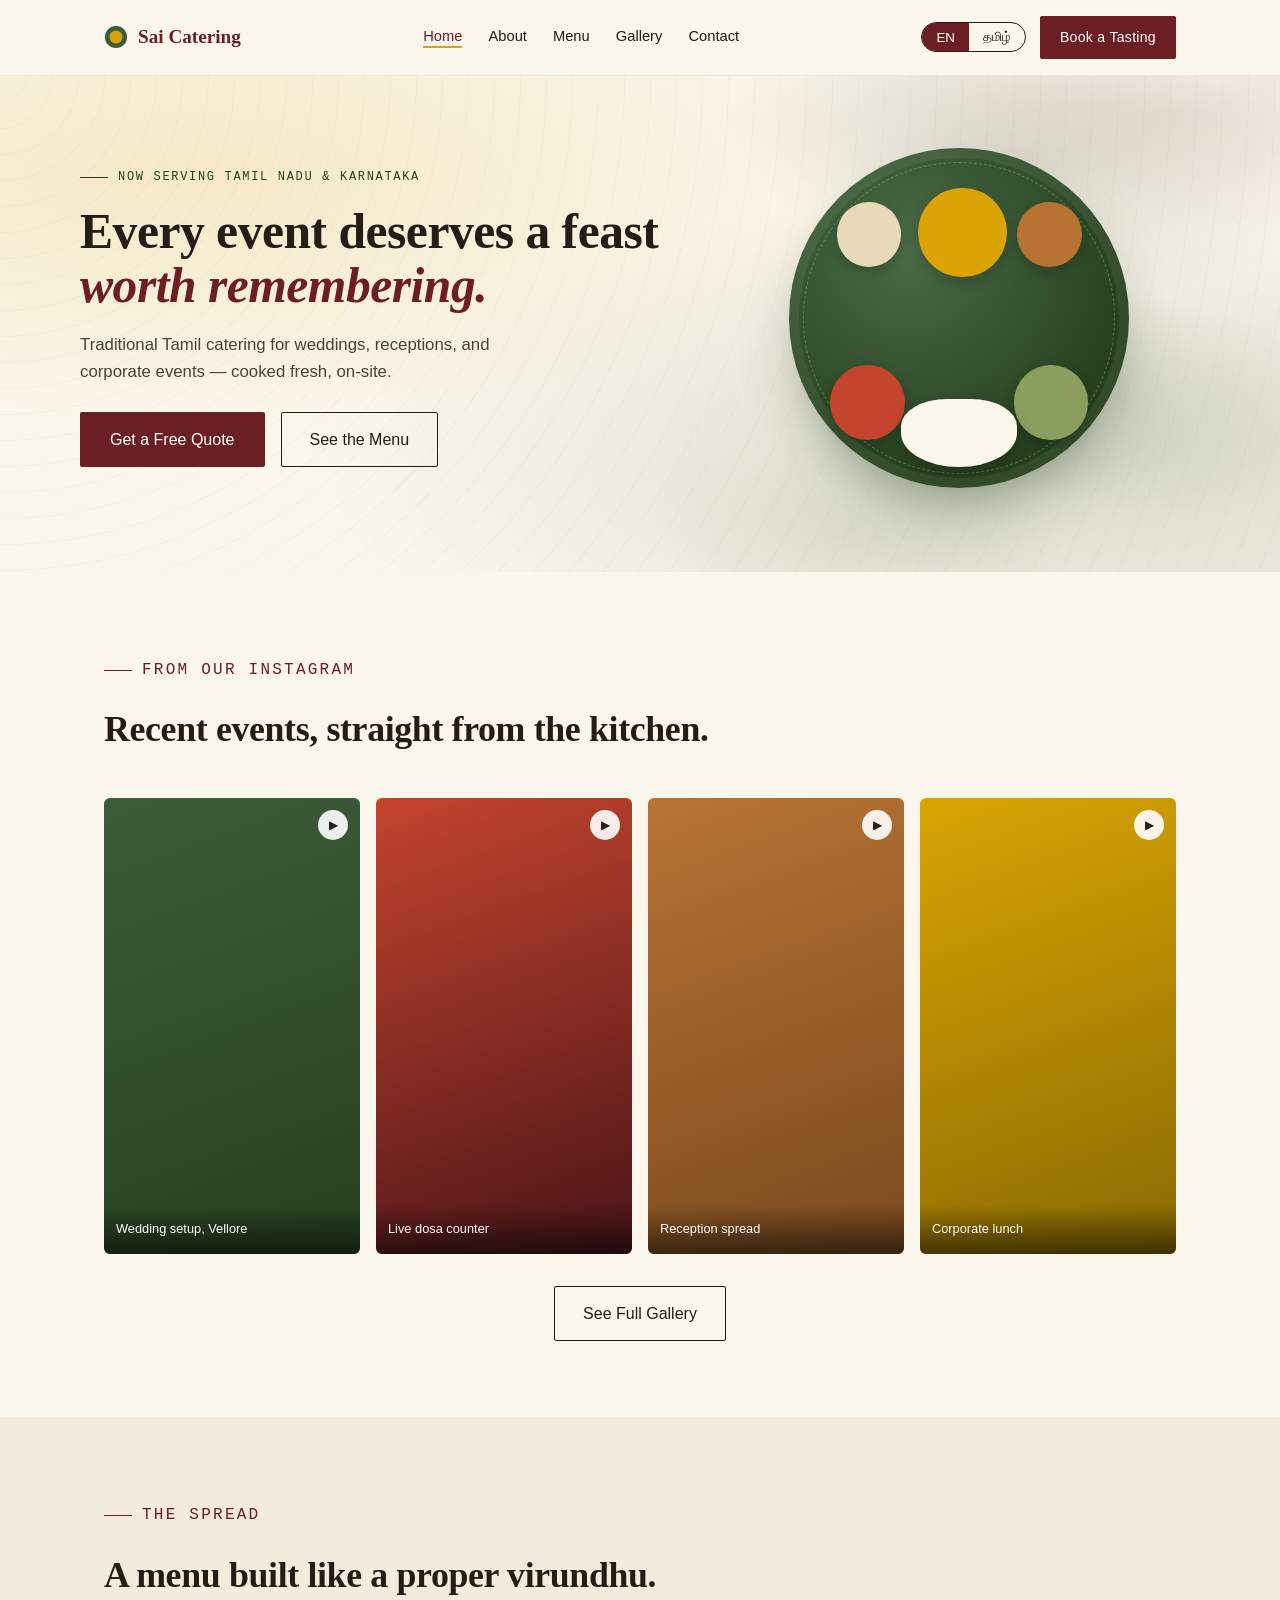
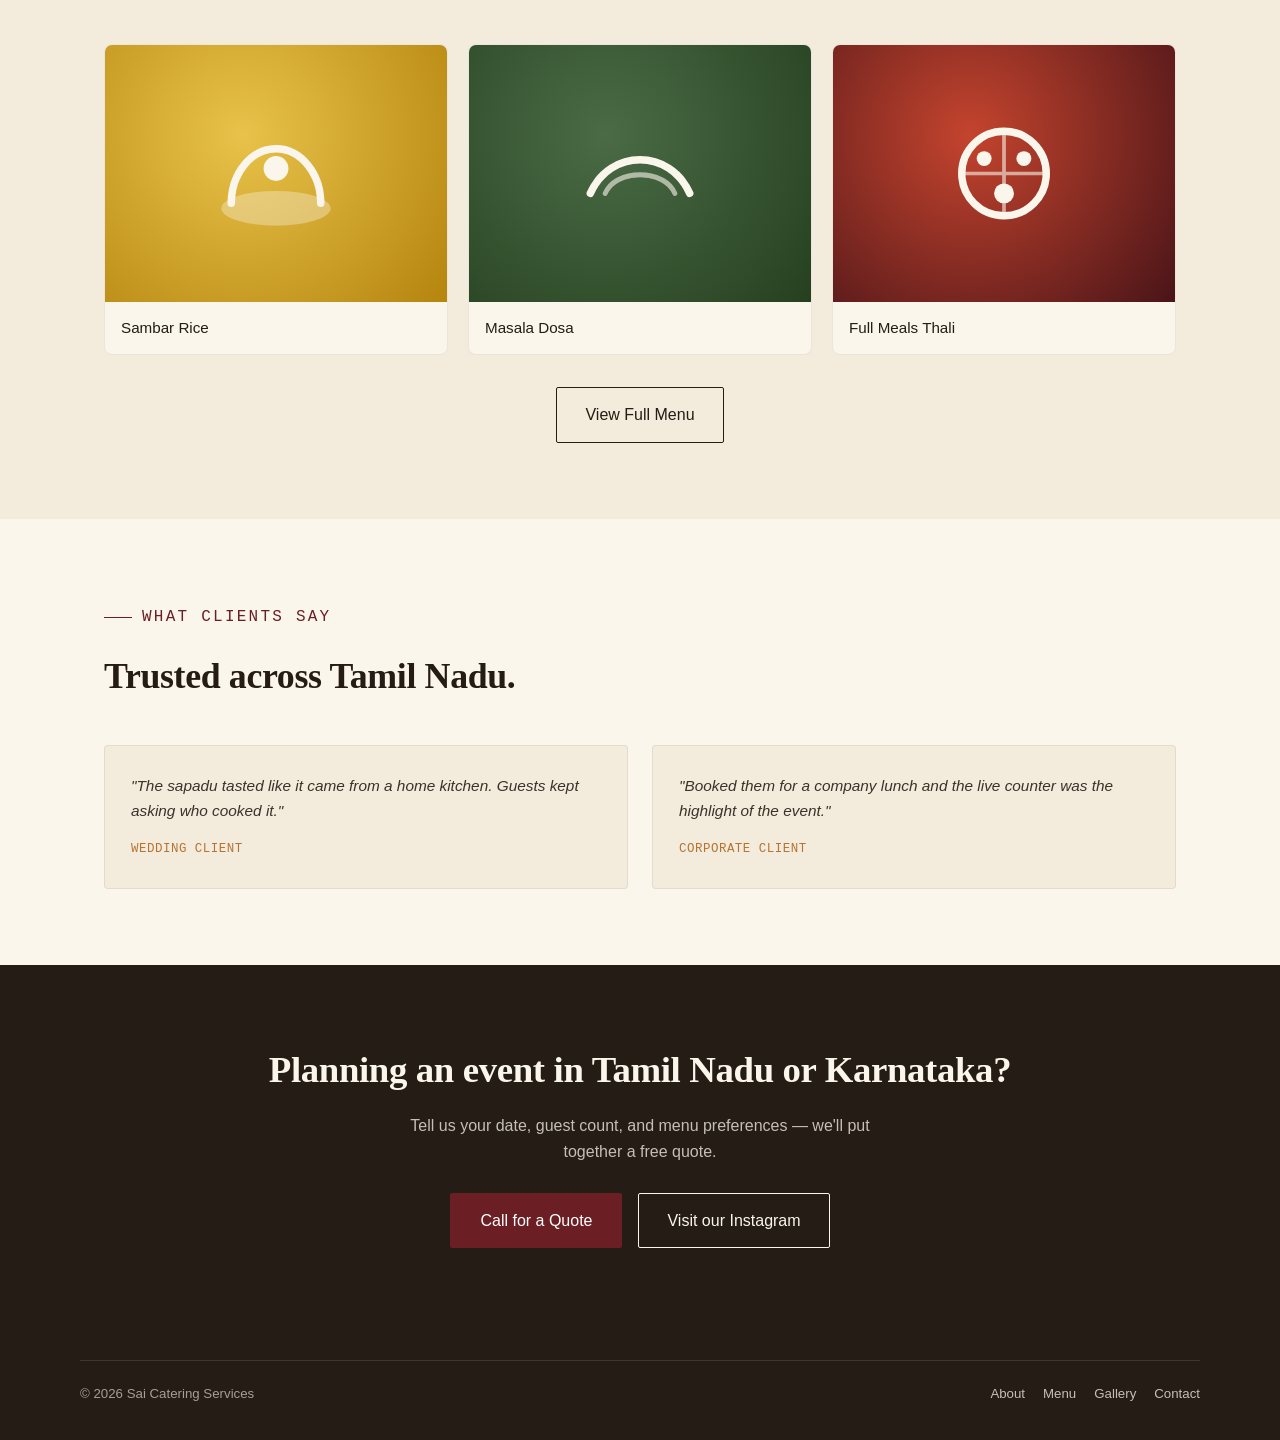
<file: index.html>
<!DOCTYPE html>
<html lang="en">
<head>
<meta charset="UTF-8">
<meta name="viewport" content="width=device-width, initial-scale=1.0">
<title>Sai Catering Services | Wedding &amp; Event Catering Across Tamil Nadu &amp; Karnataka</title>
<meta name="description" content="Sai Catering Services brings authentic Tamil Nadu wedding and event catering across Tamil Nadu and Karnataka. Traditional sapadu, live counters, corporate catering — book a tasting today.">
<meta name="keywords" content="catering services Tamil Nadu, catering Karnataka, wedding catering Chennai, catering Vellore, sapadu catering, event catering">
<link rel="canonical" href="https://saicateringservices.com/">
<meta property="og:type" content="business.business">
<meta property="og:title" content="Sai Catering Services | Wedding & Event Catering Across Tamil Nadu & Karnataka">
<meta property="og:description" content="Authentic Tamil Nadu catering for weddings, receptions, and corporate events across Tamil Nadu and Karnataka.">
<meta property="og:url" content="https://saicateringservices.com/">
<meta property="og:locale" content="en_IN">
<meta name="robots" content="index, follow">
<meta name="geo.region" content="IN-TN">
<link rel="stylesheet" href="assets/style.css">
<noscript><style>body{opacity:1 !important;}</style></noscript>
<script type="application/ld+json">
{
  "@context": "https://schema.org",
  "@type": "FoodEstablishment",
  "name": "Sai Catering Services",
  "@id": "https://saicateringservices.com/",
  "url": "https://saicateringservices.com/",
  "telephone": "+91-XXXXXXXXXX",
  "servesCuisine": ["South Indian", "Tamil", "North Indian"],
  "priceRange": "₹₹",
  "address": {"@type":"PostalAddress","streetAddress":"Your Street Address","addressLocality":"Vellore","addressRegion":"Tamil Nadu","postalCode":"632001","addressCountry":"IN"},
  "areaServed": [{"@type":"State","name":"Tamil Nadu"},{"@type":"State","name":"Karnataka"}],
  "sameAs": ["https://www.instagram.com/saicateringservices"]
}
</script>
</head>
<body>
<a href="#main" class="skip-link">Skip to content</a>

<header>
  <nav class="nav wrap">
    <a href="index.html" class="brand">
      <svg class="leaf-mark" viewBox="0 0 26 26" fill="none"><circle cx="13" cy="13" r="12" fill="#3D5C3A"/><circle cx="13" cy="13" r="7" fill="#D9A404"/></svg>
      Sai Catering
    </a>
    <button class="nav-toggle" aria-label="Toggle menu" aria-expanded="false" id="navToggle">☰</button>
    <ul class="nav-links" id="navLinks">
      <li><a href="index.html" class="active"><span lang-en>Home</span><span lang-ta>முகப்பு</span></a></li>
      <li><a href="about.html"><span lang-en>About</span><span lang-ta>எங்களை பற்றி</span></a></li>
      <li><a href="menu.html"><span lang-en>Menu</span><span lang-ta>மெனு</span></a></li>
      <li><a href="gallery.html"><span lang-en>Gallery</span><span lang-ta>படங்கள்</span></a></li>
      <li><a href="contact.html"><span lang-en>Contact</span><span lang-ta>தொடர்பு</span></a></li>
    </ul>
    <div class="nav-right">
      <div class="lang-toggle">
        <button type="button" id="btnEn" class="active">EN</button>
        <button type="button" id="btnTa">தமிழ்</button>
      </div>
      <a href="contact.html" class="nav-cta"><span lang-en>Book a Tasting</span><span lang-ta>சுவை பார்வை பதிவு</span></a>
    </div>
  </nav>
</header>

<main id="main">
  <!-- BANNER — short and attractive, no long story -->
  <section class="hero">
    <div class="hero-inner">
      <div>
        <p class="eyebrow"><span lang-en>Now serving Tamil Nadu &amp; Karnataka</span><span lang-ta>இப்போது தமிழ்நாடு &amp; கர்நாடகா முழுவதும்</span></p>
        <h1><span lang-en>Every event deserves a feast <em>worth remembering.</em></span><span lang-ta class="block">ஒவ்வொரு நிகழ்விற்கும் <em>நினைவில் நிற்கும்</em> விருந்து தேவை.</span></h1>
        <p class="lede"><span lang-en>Traditional Tamil catering for weddings, receptions, and corporate events — cooked fresh, on-site.</span><span lang-ta>திருமணங்கள், வரவேற்பு விழாக்கள் மற்றும் அலுவலக நிகழ்வுகளுக்கு பாரம்பரிய தமிழ் உணவு — புதிதாக, அந்த இடத்திலேயே சமைக்கப்படுகிறது.</span></p>
        <div class="hero-ctas">
          <a href="contact.html" class="btn-primary"><span lang-en>Get a Free Quote</span><span lang-ta>இலவச மதிப்பீடு பெறவும்</span></a>
          <a href="menu.html" class="btn-secondary"><span lang-en>See the Menu</span><span lang-ta>மெனுவை காண</span></a>
        </div>
      </div>
      <div class="thali" aria-hidden="true">
        <div class="thali-leaf">
          <div class="dollop d1"></div><div class="dollop d2"></div><div class="dollop d3"></div>
          <div class="dollop d4"></div><div class="dollop d5"></div><div class="dollop d6"></div>
        </div>
      </div>
    </div>
  </section>

  <!-- OUR WORK — straight after the banner, no story in between -->
  <section id="work">
    <div class="wrap">
      <div class="section-head">
        <p class="eyebrow"><span lang-en>From our Instagram</span><span lang-ta>இன்ஸ்டாகிராமில் இருந்து</span></p>
        <h2><span lang-en>Recent events, straight from the kitchen.</span><span lang-ta class="block">சமீபத்திய நிகழ்வுகள்.</span></h2>
      </div>
      <div class="work-grid">
        <a class="work-card" href="https://www.instagram.com/saicateringservices" target="_blank" rel="noopener"><span class="play">▶</span><span class="caption">Wedding setup, Vellore</span></a>
        <a class="work-card" href="https://www.instagram.com/saicateringservices" target="_blank" rel="noopener"><span class="play">▶</span><span class="caption">Live dosa counter</span></a>
        <a class="work-card" href="https://www.instagram.com/saicateringservices" target="_blank" rel="noopener"><span class="play">▶</span><span class="caption">Reception spread</span></a>
        <a class="work-card" href="https://www.instagram.com/saicateringservices" target="_blank" rel="noopener"><span class="play">▶</span><span class="caption">Corporate lunch</span></a>
      </div>
      <div class="section-foot"><a href="gallery.html" class="btn-secondary"><span lang-en>See Full Gallery</span><span lang-ta>அனைத்து படங்களும்</span></a></div>
    </div>
  </section>

  <!-- MENU HIGHLIGHTS -->
  <section style="background:var(--ivory-warm);">
    <div class="wrap">
      <div class="section-head">
        <p class="eyebrow"><span lang-en>The spread</span><span lang-ta>விருந்து</span></p>
        <h2><span lang-en>A menu built like a proper virundhu.</span><span lang-ta class="block">சரியான விருந்து போல அமைந்த மெனு.</span></h2>
      </div>
      <div class="dish-grid">
        <div class="dish-card">
          <div class="dish-photo" style="background:radial-gradient(circle at 40% 35%, #E8C24A, #B5850E);"><svg viewBox="0 0 64 64" fill="none"><ellipse cx="32" cy="46" rx="22" ry="7" fill="#FBF6EC" opacity="0.35"/><path d="M14 44c0-12 8-22 18-22s18 10 18 22" stroke="#FBF6EC" stroke-width="3" stroke-linecap="round"/><circle cx="32" cy="30" r="5" fill="#FBF6EC"/></svg></div>
          <div class="dish-name"><span lang-en>Sambar Rice</span><span lang-ta>சாம்பார் சாதம்</span></div>
        </div>
        <div class="dish-card">
          <div class="dish-photo" style="background:radial-gradient(circle at 40% 35%, #4a6b46, #26401F);"><svg viewBox="0 0 64 64" fill="none"><path d="M12 40c8-18 32-18 40 0" stroke="#FBF6EC" stroke-width="3" stroke-linecap="round"/><path d="M18 40c4-10 24-10 28 0" stroke="#FBF6EC" stroke-width="2" stroke-linecap="round" opacity="0.6"/></svg></div>
          <div class="dish-name"><span lang-en>Masala Dosa</span><span lang-ta>மசாலா தோசை</span></div>
        </div>
        <div class="dish-card">
          <div class="dish-photo" style="background:radial-gradient(circle at 40% 35%, #C4442E, #4A1418);"><svg viewBox="0 0 64 64" fill="none"><circle cx="32" cy="32" r="17" stroke="#FBF6EC" stroke-width="3"/><path d="M32 15v34M15 32h34" stroke="#FBF6EC" stroke-width="1.5" opacity="0.6"/><circle cx="24" cy="26" r="3" fill="#FBF6EC"/><circle cx="40" cy="26" r="3" fill="#FBF6EC"/><circle cx="32" cy="40" r="4" fill="#FBF6EC"/></svg></div>
          <div class="dish-name"><span lang-en>Full Meals Thali</span><span lang-ta>முழு சாப்பாடு தாலி</span></div>
        </div>
      </div>
      <div class="section-foot"><a href="menu.html" class="btn-secondary"><span lang-en>View Full Menu</span><span lang-ta>முழு மெனு</span></a></div>
    </div>
  </section>

  <!-- TESTIMONIALS -->
  <section id="reviews">
    <div class="wrap">
      <div class="section-head">
        <p class="eyebrow"><span lang-en>What clients say</span><span lang-ta>வாடிக்கையாளர்கள் கூறுவது</span></p>
        <h2><span lang-en>Trusted across Tamil Nadu.</span><span lang-ta class="block">தமிழ்நாடு முழுவதும் நம்பகமானது.</span></h2>
      </div>
      <div class="testi-grid">
        <div class="testi">
          <p><span lang-en>"The sapadu tasted like it came from a home kitchen. Guests kept asking who cooked it."</span><span lang-ta>"சாப்பாடு வீட்டு சமையலறையில் இருந்து வந்தது போல் இருந்தது."</span></p>
          <div class="who"><span lang-en>Wedding client</span><span lang-ta>திருமண வாடிக்கையாளர்</span></div>
        </div>
        <div class="testi">
          <p><span lang-en>"Booked them for a company lunch and the live counter was the highlight of the event."</span><span lang-ta>"நிறுவன மதிய உணவிற்கு பதிவு செய்தோம், லைவ் கவுண்டர் சிறப்பாக இருந்தது."</span></p>
          <div class="who"><span lang-en>Corporate client</span><span lang-ta>அலுவலக வாடிக்கையாளர்</span></div>
        </div>
      </div>
    </div>
  </section>

  <!-- CTA -->
  <section class="cta-section">
    <div class="wrap">
      <h2><span lang-en>Planning an event in Tamil Nadu or Karnataka?</span><span lang-ta class="block">தமிழ்நாடு அல்லது கர்நாடகாவில் நிகழ்வா?</span></h2>
      <p><span lang-en>Tell us your date, guest count, and menu preferences — we'll put together a free quote.</span><span lang-ta>உங்கள் தேதி மற்றும் விருப்பங்களை தெரிவிக்கவும் — இலவச மதிப்பீடு தருவோம்.</span></p>
      <div class="cta-row">
        <a href="tel:+91XXXXXXXXXX" class="btn-primary"><span lang-en>Call for a Quote</span><span lang-ta>அழைத்து மதிப்பீடு பெறவும்</span></a>
        <a href="https://www.instagram.com/saicateringservices" class="btn-ghost"><span lang-en>Visit our Instagram</span><span lang-ta>இன்ஸ்டாகிராம் பார்வையிடவும்</span></a>
      </div>
    </div>
  </section>
</main>

<footer>
  <div class="footer-inner">
    <div>© <span id="year"></span> Sai Catering Services</div>
    <div class="footer-links">
      <a href="about.html"><span lang-en>About</span><span lang-ta>எங்களை பற்றி</span></a>
      <a href="menu.html"><span lang-en>Menu</span><span lang-ta>மெனு</span></a>
      <a href="gallery.html"><span lang-en>Gallery</span><span lang-ta>படங்கள்</span></a>
      <a href="contact.html"><span lang-en>Contact</span><span lang-ta>தொடர்பு</span></a>
    </div>
  </div>
</footer>

<div class="quote-popup" id="quotePopup" role="dialog" aria-label="Get a quote">
  <button class="qp-close" id="qpClose" aria-label="Close">✕</button>
  <h4><span lang-en>Want a quick quote?</span><span lang-ta>விரைவான மதிப்பீடு வேண்டுமா?</span></h4>
  <p><span lang-en>Leave your number and we'll message you on WhatsApp.</span><span lang-ta>உங்கள் எண்ணை விடுங்கள், WhatsApp-ல் தொடர்பு கொள்வோம்.</span></p>
  <form id="qpForm">
    <input type="tel" id="qpPhone" placeholder="Your phone number" inputmode="tel" required>
    <button type="submit"><span lang-en>Send</span><span lang-ta>அனுப்பு</span></button>
  </form>
</div>

<script src="assets/script.js"></script>
</body>
</html>
</file>
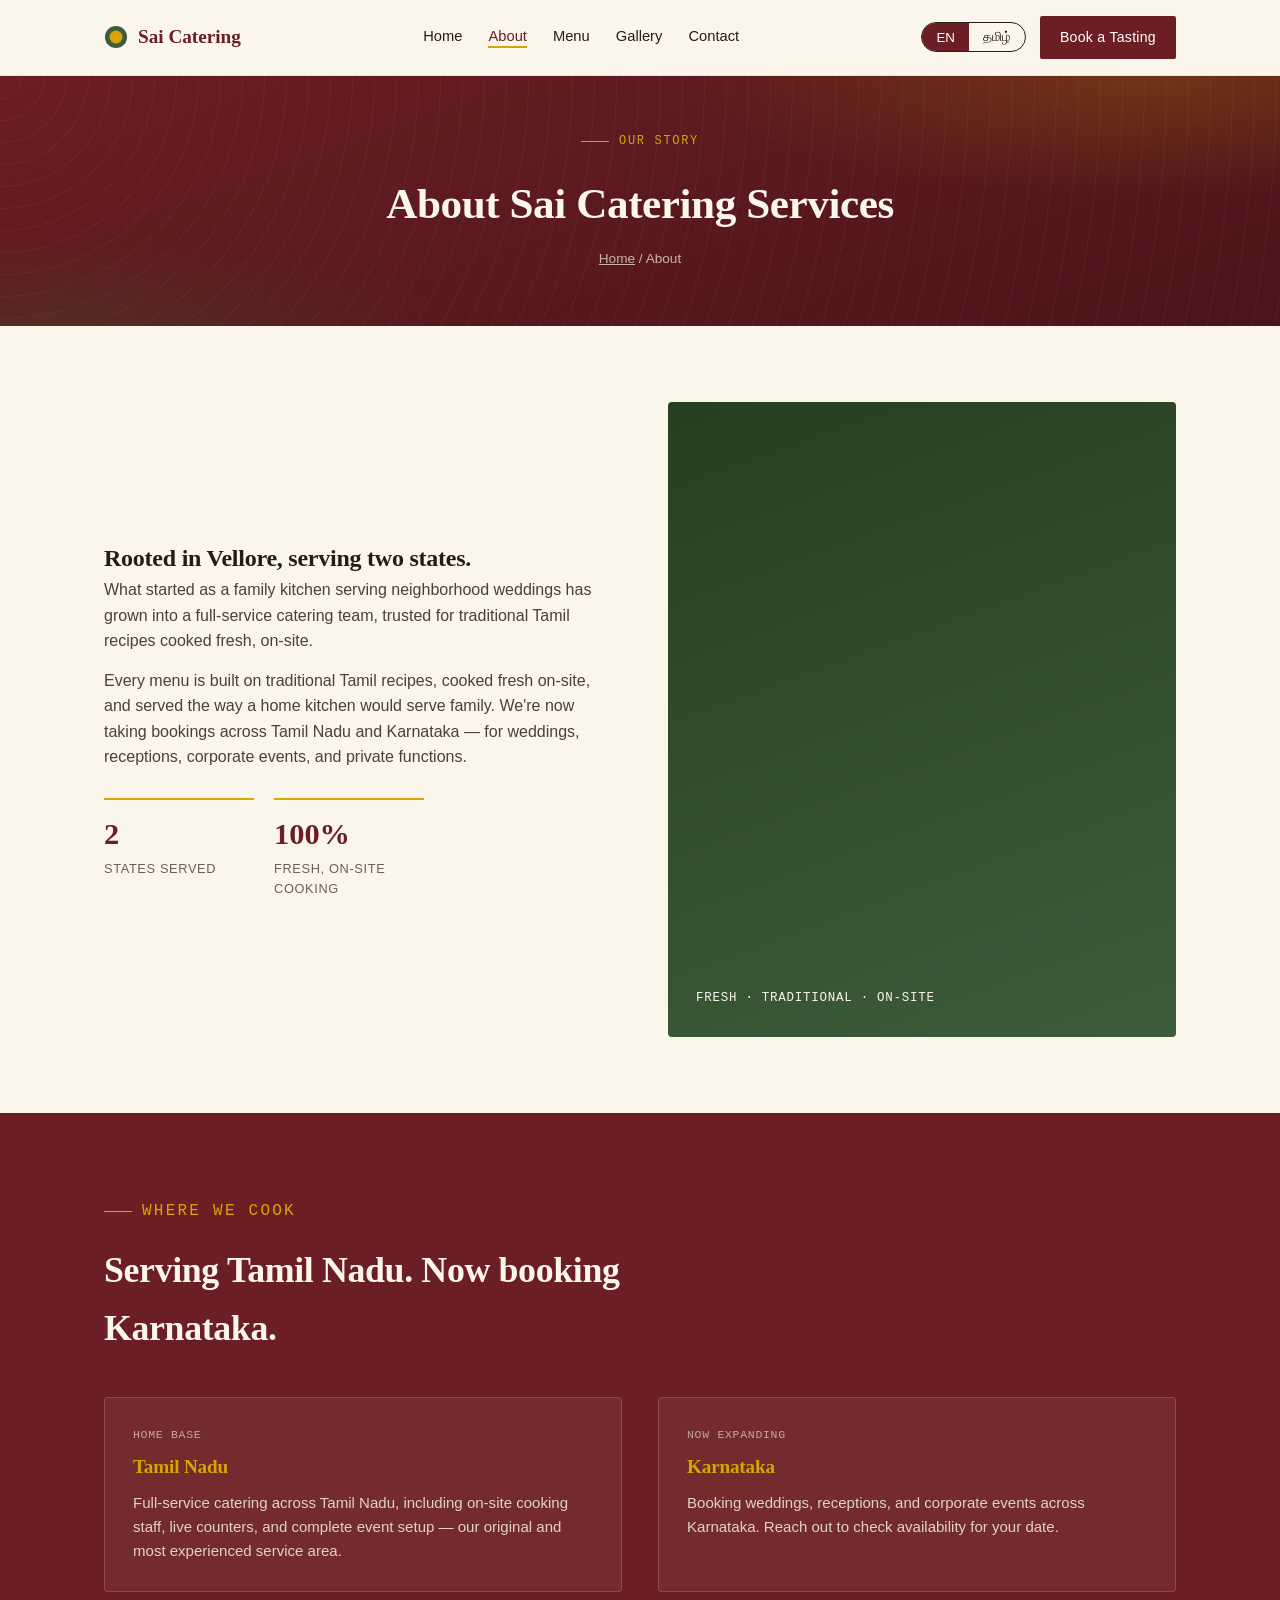
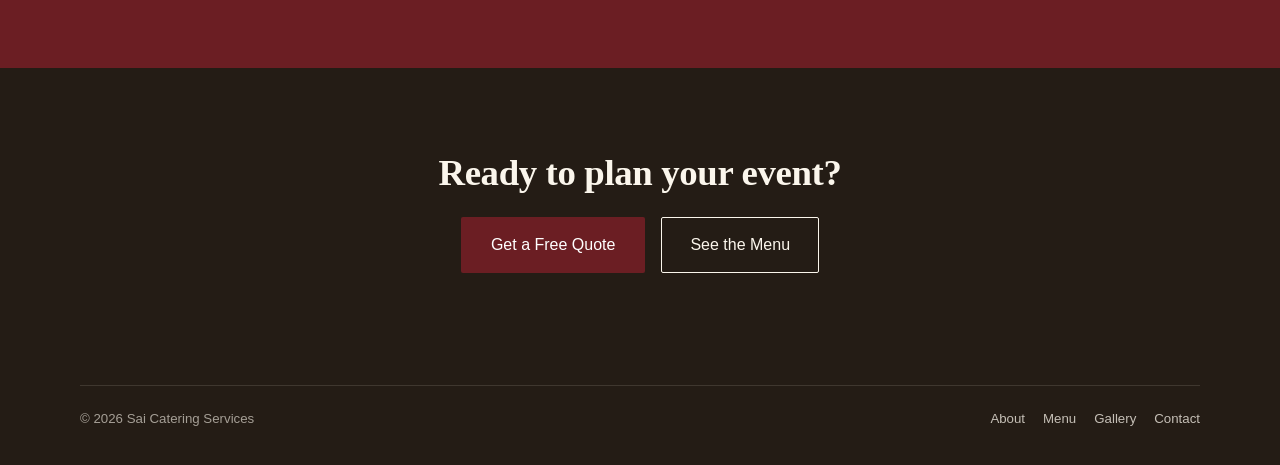
<file: about.html>
<!DOCTYPE html>
<html lang="en">
<head>
<meta charset="UTF-8">
<meta name="viewport" content="width=device-width, initial-scale=1.0">
<title>About Us | Sai Catering Services</title>
<meta name="description" content="Sai Catering Services began as a family kitchen in Vellore and now caters weddings and events across Tamil Nadu and Karnataka.">
<link rel="canonical" href="https://saicateringservices.com/about.html">
<link rel="stylesheet" href="assets/style.css">
<noscript><style>body{opacity:1 !important;}</style></noscript>
</head>
<body>
<a href="#main" class="skip-link">Skip to content</a>

<header>
  <nav class="nav wrap">
    <a href="index.html" class="brand">
      <svg class="leaf-mark" viewBox="0 0 26 26" fill="none"><circle cx="13" cy="13" r="12" fill="#3D5C3A"/><circle cx="13" cy="13" r="7" fill="#D9A404"/></svg>
      Sai Catering
    </a>
    <button class="nav-toggle" aria-label="Toggle menu" aria-expanded="false" id="navToggle">☰</button>
    <ul class="nav-links" id="navLinks">
      <li><a href="index.html"><span lang-en>Home</span><span lang-ta>முகப்பு</span></a></li>
      <li><a href="about.html" class="active"><span lang-en>About</span><span lang-ta>எங்களை பற்றி</span></a></li>
      <li><a href="menu.html"><span lang-en>Menu</span><span lang-ta>மெனு</span></a></li>
      <li><a href="gallery.html"><span lang-en>Gallery</span><span lang-ta>படங்கள்</span></a></li>
      <li><a href="contact.html"><span lang-en>Contact</span><span lang-ta>தொடர்பு</span></a></li>
    </ul>
    <div class="nav-right">
      <div class="lang-toggle">
        <button type="button" id="btnEn" class="active">EN</button>
        <button type="button" id="btnTa">தமிழ்</button>
      </div>
      <a href="contact.html" class="nav-cta"><span lang-en>Book a Tasting</span><span lang-ta>சுவை பார்வை பதிவு</span></a>
    </div>
  </nav>
</header>

<main id="main">
  <div class="page-banner">
    <p class="eyebrow"><span lang-en>Our story</span><span lang-ta>எங்கள் கதை</span></p>
    <h1><span lang-en>About Sai Catering Services</span><span lang-ta>சாய் கேட்டரிங் சர்வீசஸ் பற்றி</span></h1>
    <p class="crumb"><a href="index.html"><span lang-en>Home</span><span lang-ta>முகப்பு</span></a> / <span lang-en>About</span><span lang-ta>எங்களை பற்றி</span></p>
  </div>

  <section>
    <div class="wrap about-grid">
      <div class="about-copy">
        <h2><span lang-en>Rooted in Vellore, serving two states.</span><span lang-ta class="block">வேலூரில் வேரூன்றி, இரு மாநிலங்களுக்கு சேவை.</span></h2>
        <p><span lang-en>What started as a family kitchen serving neighborhood weddings has grown into a full-service catering team, trusted for traditional Tamil recipes cooked fresh, on-site.</span><span lang-ta>அருகிலுள்ள திருமணங்களுக்கு உணவு வழங்கிய ஒரு குடும்ப சமையலறையாக தொடங்கியது, இன்று முழு அளவிலான கேட்டரிங் குழுவாக வளர்ந்துள்ளது.</span></p>
        <p><span lang-en>Every menu is built on traditional Tamil recipes, cooked fresh on-site, and served the way a home kitchen would serve family. We're now taking bookings across Tamil Nadu and Karnataka — for weddings, receptions, corporate events, and private functions.</span><span lang-ta>ஒவ்வொரு மெனுவும் பாரம்பரிய தமிழ் சமையல் முறையில் அமைந்துள்ளது. இப்போது தமிழ்நாடு மற்றும் கர்நாடகா முழுவதும் பதிவுகளை ஏற்கிறோம்.</span></p>
        <div class="stat-row">
          <div class="stat"><div class="num">2</div><div class="label"><span lang-en>states served</span><span lang-ta>மாநிலங்கள்</span></div></div>
          <div class="stat"><div class="num">100%</div><div class="label"><span lang-en>fresh, on-site cooking</span><span lang-ta>அந்த இடத்திலேயே சமையல்</span></div></div>
        </div>
      </div>
      <div class="about-visual">
        <span class="tag"><span lang-en>Fresh · Traditional · On-site</span><span lang-ta>புதிது · பாரம்பரியம் · அந்த இடத்திலேயே</span></span>
      </div>
    </div>
  </section>

  <section class="area-section">
    <div class="wrap">
      <div class="section-head">
        <p class="eyebrow"><span lang-en>Where we cook</span><span lang-ta>எங்கள் சேவை பகுதி</span></p>
        <h2><span lang-en>Serving Tamil Nadu. Now booking Karnataka.</span><span lang-ta class="block">தமிழ்நாடு முழுவதும் சேவை. இப்போது கர்நாடகாவிலும்.</span></h2>
      </div>
      <div class="area-grid">
        <div class="area-card">
          <span class="pin"><span lang-en>Home base</span><span lang-ta>தளம்</span></span>
          <h3><span lang-en>Tamil Nadu</span><span lang-ta>தமிழ்நாடு</span></h3>
          <p><span lang-en>Full-service catering across Tamil Nadu, including on-site cooking staff, live counters, and complete event setup — our original and most experienced service area.</span><span lang-ta>ஆன்-சைட் சமையல் ஊழியர்கள் மற்றும் முழு நிகழ்வு அமைப்புடன், தமிழ்நாடு முழுவதும் முழு அளவிலான கேட்டரிங் சேவை.</span></p>
        </div>
        <div class="area-card">
          <span class="pin"><span lang-en>Now expanding</span><span lang-ta>புதிய பகுதி</span></span>
          <h3><span lang-en>Karnataka</span><span lang-ta>கர்நாடகா</span></h3>
          <p><span lang-en>Booking weddings, receptions, and corporate events across Karnataka. Reach out to check availability for your date.</span><span lang-ta>கர்நாடகா முழுவதும் திருமணங்கள் மற்றும் நிகழ்வுகளுக்கு பதிவு. தொடர்பு கொள்ளவும்.</span></p>
        </div>
      </div>
    </div>
  </section>

  <section class="cta-section">
    <div class="wrap">
      <h2><span lang-en>Ready to plan your event?</span><span lang-ta class="block">உங்கள் நிகழ்வை திட்டமிட தயாரா?</span></h2>
      <div class="cta-row">
        <a href="contact.html" class="btn-primary"><span lang-en>Get a Free Quote</span><span lang-ta>இலவச மதிப்பீடு</span></a>
        <a href="menu.html" class="btn-ghost"><span lang-en>See the Menu</span><span lang-ta>மெனுவை காண</span></a>
      </div>
    </div>
  </section>
</main>

<footer>
  <div class="footer-inner">
    <div>© <span id="year"></span> Sai Catering Services</div>
    <div class="footer-links">
      <a href="about.html"><span lang-en>About</span><span lang-ta>எங்களை பற்றி</span></a>
      <a href="menu.html"><span lang-en>Menu</span><span lang-ta>மெனு</span></a>
      <a href="gallery.html"><span lang-en>Gallery</span><span lang-ta>படங்கள்</span></a>
      <a href="contact.html"><span lang-en>Contact</span><span lang-ta>தொடர்பு</span></a>
    </div>
  </div>
</footer>

<div class="quote-popup" id="quotePopup" role="dialog" aria-label="Get a quote">
  <button class="qp-close" id="qpClose" aria-label="Close">✕</button>
  <h4><span lang-en>Want a quick quote?</span><span lang-ta>விரைவான மதிப்பீடு வேண்டுமா?</span></h4>
  <p><span lang-en>Leave your number and we'll message you on WhatsApp.</span><span lang-ta>உங்கள் எண்ணை விடுங்கள், WhatsApp-ல் தொடர்பு கொள்வோம்.</span></p>
  <form id="qpForm">
    <input type="tel" id="qpPhone" placeholder="Your phone number" inputmode="tel" required>
    <button type="submit"><span lang-en>Send</span><span lang-ta>அனுப்பு</span></button>
  </form>
</div>

<script src="assets/script.js"></script>
</body>
</html>
</file>
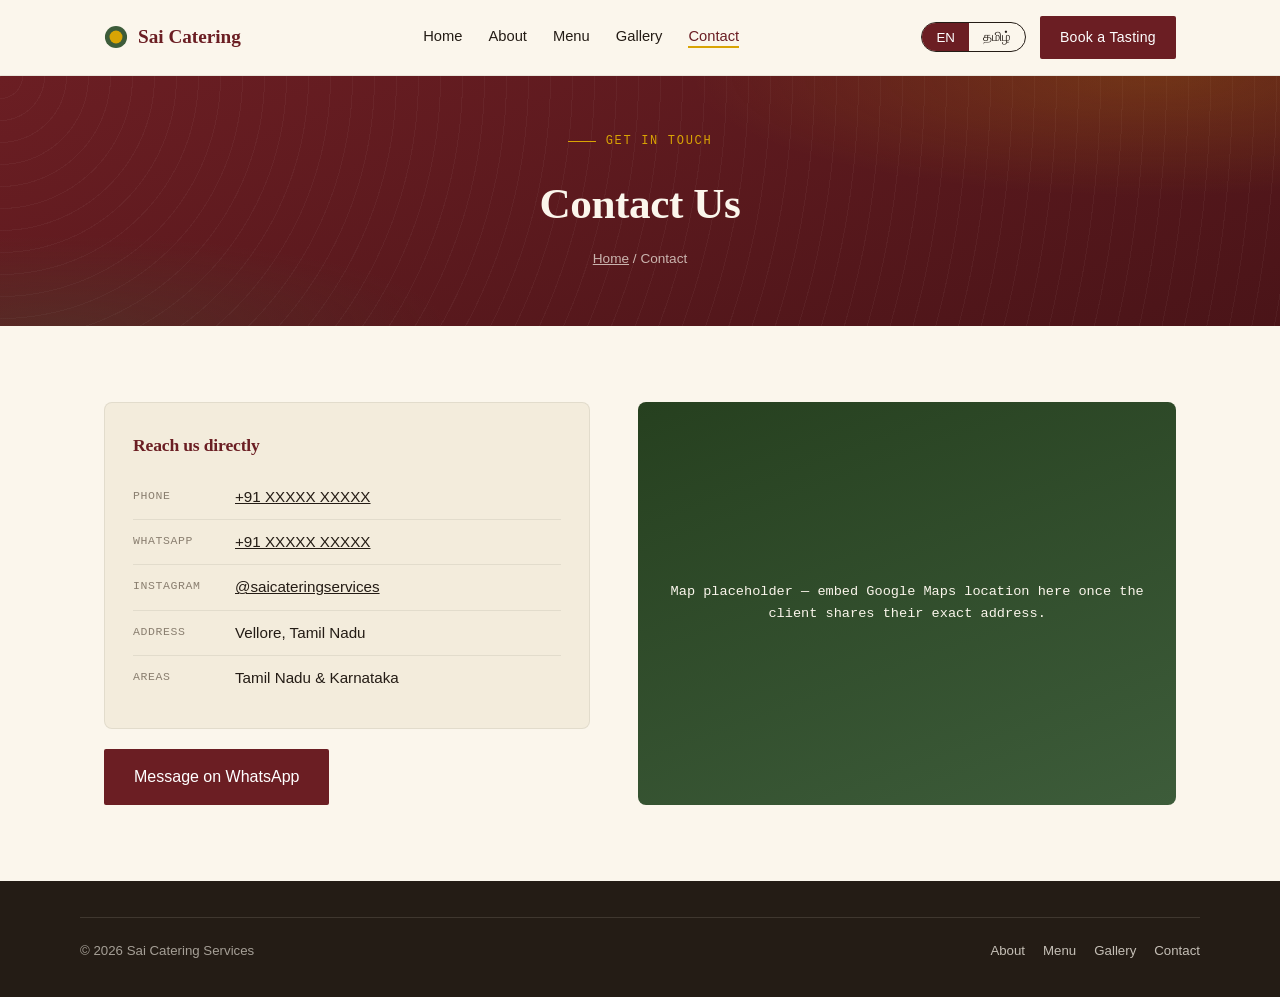
<file: contact.html>
<!DOCTYPE html>
<html lang="en">
<head>
<meta charset="UTF-8">
<meta name="viewport" content="width=device-width, initial-scale=1.0">
<title>Contact Us | Sai Catering Services</title>
<meta name="description" content="Get in touch with Sai Catering Services for weddings and events across Tamil Nadu and Karnataka. Call, WhatsApp, or request a free quote.">
<link rel="canonical" href="https://saicateringservices.com/contact.html">
<link rel="stylesheet" href="assets/style.css">
<noscript><style>body{opacity:1 !important;}</style></noscript>
</head>
<body>
<a href="#main" class="skip-link">Skip to content</a>

<header>
  <nav class="nav wrap">
    <a href="index.html" class="brand">
      <svg class="leaf-mark" viewBox="0 0 26 26" fill="none"><circle cx="13" cy="13" r="12" fill="#3D5C3A"/><circle cx="13" cy="13" r="7" fill="#D9A404"/></svg>
      Sai Catering
    </a>
    <button class="nav-toggle" aria-label="Toggle menu" aria-expanded="false" id="navToggle">☰</button>
    <ul class="nav-links" id="navLinks">
      <li><a href="index.html"><span lang-en>Home</span><span lang-ta>முகப்பு</span></a></li>
      <li><a href="about.html"><span lang-en>About</span><span lang-ta>எங்களை பற்றி</span></a></li>
      <li><a href="menu.html"><span lang-en>Menu</span><span lang-ta>மெனு</span></a></li>
      <li><a href="gallery.html"><span lang-en>Gallery</span><span lang-ta>படங்கள்</span></a></li>
      <li><a href="contact.html" class="active"><span lang-en>Contact</span><span lang-ta>தொடர்பு</span></a></li>
    </ul>
    <div class="nav-right">
      <div class="lang-toggle">
        <button type="button" id="btnEn" class="active">EN</button>
        <button type="button" id="btnTa">தமிழ்</button>
      </div>
      <a href="contact.html" class="nav-cta"><span lang-en>Book a Tasting</span><span lang-ta>சுவை பார்வை பதிவு</span></a>
    </div>
  </nav>
</header>

<main id="main">
  <div class="page-banner">
    <p class="eyebrow"><span lang-en>Get in touch</span><span lang-ta>தொடர்பு கொள்ளுங்கள்</span></p>
    <h1><span lang-en>Contact Us</span><span lang-ta>தொடர்பு</span></h1>
    <p class="crumb"><a href="index.html"><span lang-en>Home</span><span lang-ta>முகப்பு</span></a> / <span lang-en>Contact</span><span lang-ta>தொடர்பு</span></p>
  </div>

  <section>
    <div class="wrap contact-grid">
      <div>
        <div class="contact-card">
          <h3><span lang-en>Reach us directly</span><span lang-ta>நேரடியாக தொடர்பு கொள்ளவும்</span></h3>
          <div class="contact-row"><span class="k"><span lang-en>Phone</span><span lang-ta>தொலைபேசி</span></span><a href="tel:+91XXXXXXXXXX">+91 XXXXX XXXXX</a></div>
          <div class="contact-row"><span class="k">WhatsApp</span><a href="https://wa.me/91XXXXXXXXXX" target="_blank" rel="noopener">+91 XXXXX XXXXX</a></div>
          <div class="contact-row"><span class="k">Instagram</span><a href="https://www.instagram.com/saicateringservices" target="_blank" rel="noopener">@saicateringservices</a></div>
          <div class="contact-row"><span class="k"><span lang-en>Address</span><span lang-ta>முகவரி</span></span><span><span lang-en>Vellore, Tamil Nadu</span><span lang-ta>வேலூர், தமிழ்நாடு</span></span></div>
          <div class="contact-row"><span class="k"><span lang-en>Areas</span><span lang-ta>பகுதிகள்</span></span><span><span lang-en>Tamil Nadu &amp; Karnataka</span><span lang-ta>தமிழ்நாடு &amp; கர்நாடகா</span></span></div>
        </div>
        <div style="margin-top:20px;">
          <a href="https://wa.me/91XXXXXXXXXX?text=Hi%2C%20I%27d%20like%20a%20catering%20quote." target="_blank" rel="noopener" class="btn-primary"><span lang-en>Message on WhatsApp</span><span lang-ta>WhatsApp-ல் தொடர்பு</span></a>
        </div>
      </div>
      <div class="map-block">
        <span><span lang-en>Map placeholder — embed Google Maps location here once the client shares their exact address.</span><span lang-ta>வரைபடம் இடம்பிடிப்பான் — முகவரி பகிர்ந்தவுடன் இணைக்கவும்.</span></span>
      </div>
    </div>
  </section>
</main>

<footer>
  <div class="footer-inner">
    <div>© <span id="year"></span> Sai Catering Services</div>
    <div class="footer-links">
      <a href="about.html"><span lang-en>About</span><span lang-ta>எங்களை பற்றி</span></a>
      <a href="menu.html"><span lang-en>Menu</span><span lang-ta>மெனு</span></a>
      <a href="gallery.html"><span lang-en>Gallery</span><span lang-ta>படங்கள்</span></a>
      <a href="contact.html"><span lang-en>Contact</span><span lang-ta>தொடர்பு</span></a>
    </div>
  </div>
</footer>

<div class="quote-popup" id="quotePopup" role="dialog" aria-label="Get a quote">
  <button class="qp-close" id="qpClose" aria-label="Close">✕</button>
  <h4><span lang-en>Want a quick quote?</span><span lang-ta>விரைவான மதிப்பீடு வேண்டுமா?</span></h4>
  <p><span lang-en>Leave your number and we'll message you on WhatsApp.</span><span lang-ta>உங்கள் எண்ணை விடுங்கள், WhatsApp-ல் தொடர்பு கொள்வோம்.</span></p>
  <form id="qpForm">
    <input type="tel" id="qpPhone" placeholder="Your phone number" inputmode="tel" required>
    <button type="submit"><span lang-en>Send</span><span lang-ta>அனுப்பு</span></button>
  </form>
</div>

<script src="assets/script.js"></script>
</body>
</html>
</file>
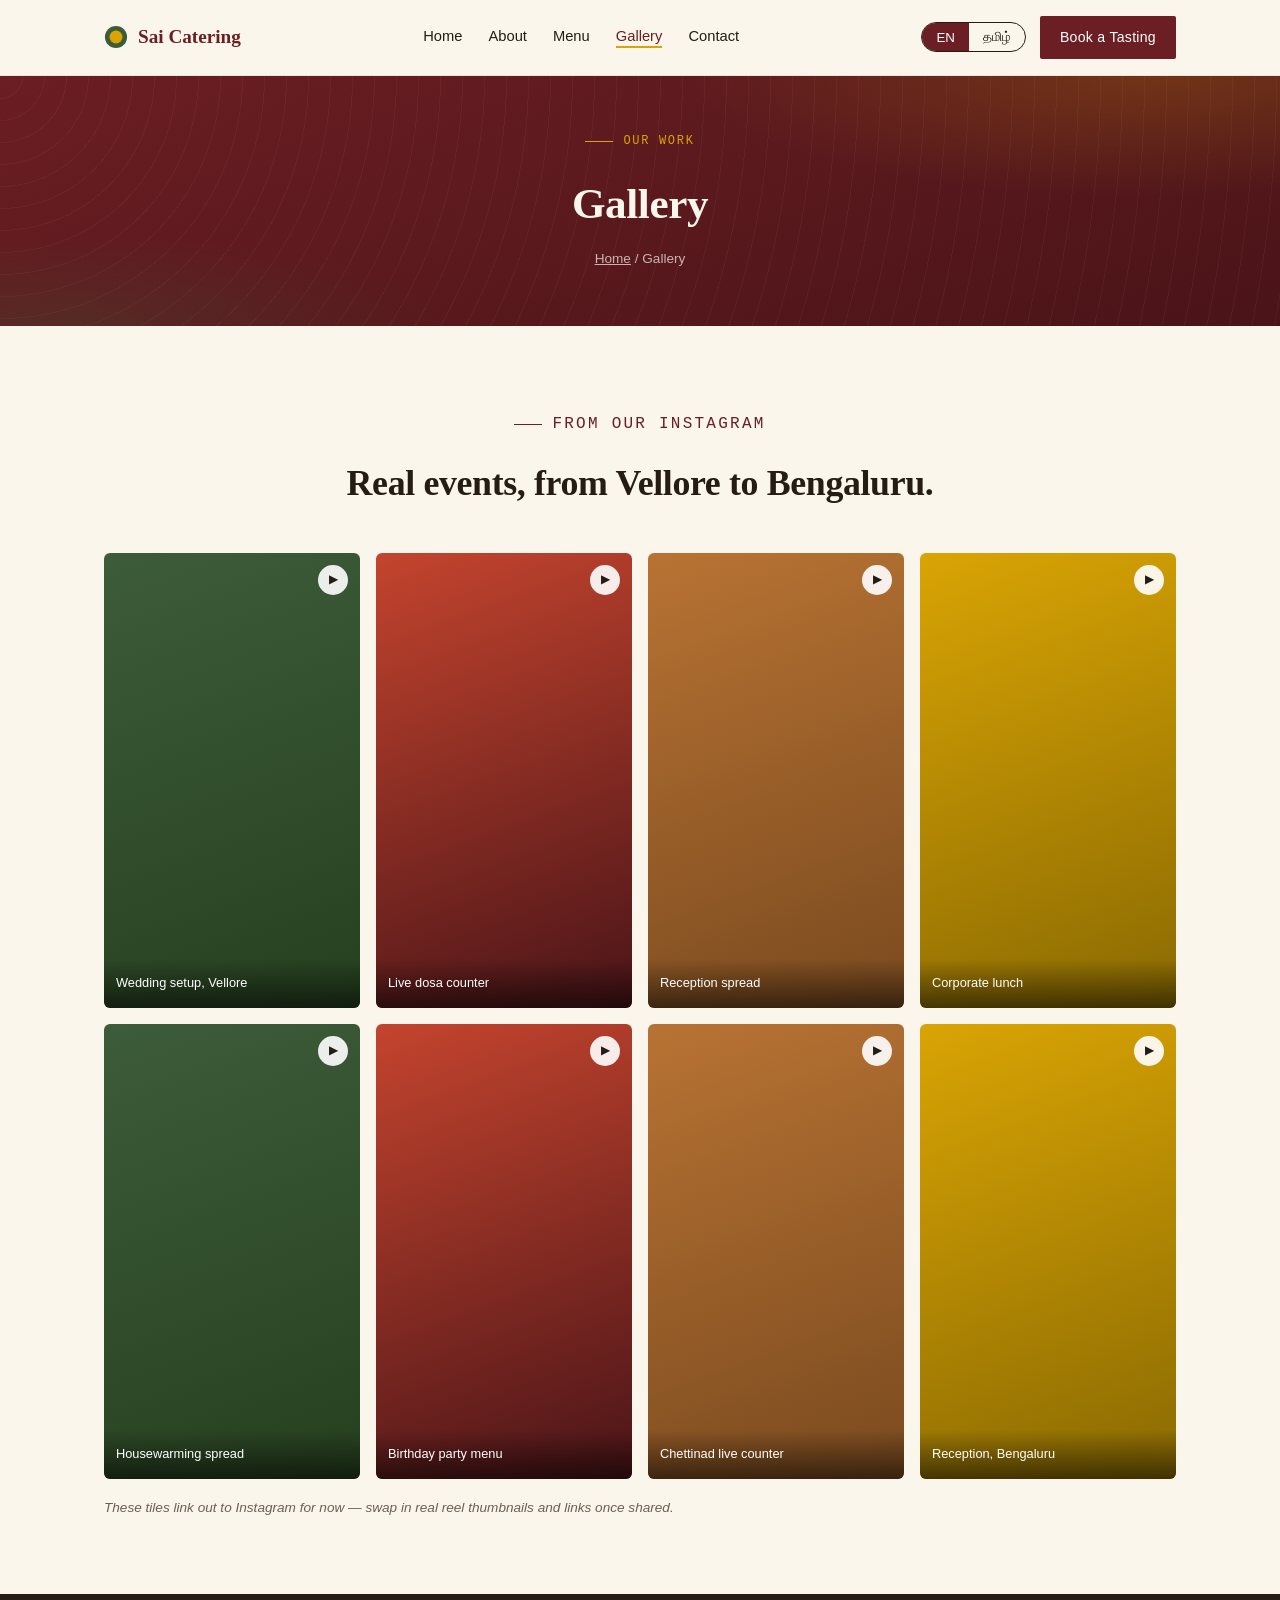
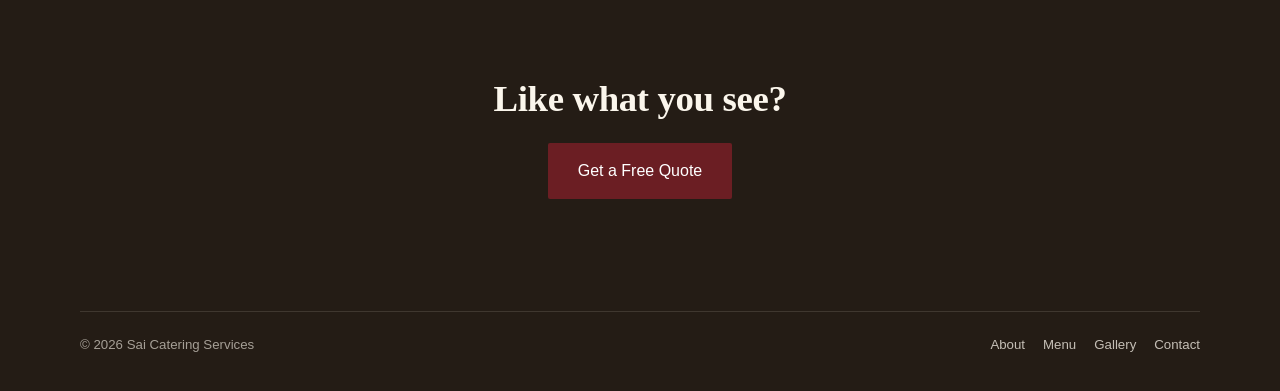
<file: gallery.html>
<!DOCTYPE html>
<html lang="en">
<head>
<meta charset="UTF-8">
<meta name="viewport" content="width=device-width, initial-scale=1.0">
<title>Gallery | Sai Catering Services</title>
<meta name="description" content="See recent weddings, receptions, and corporate events catered by Sai Catering Services across Tamil Nadu and Karnataka.">
<link rel="canonical" href="https://saicateringservices.com/gallery.html">
<link rel="stylesheet" href="assets/style.css">
<noscript><style>body{opacity:1 !important;}</style></noscript>
</head>
<body>
<a href="#main" class="skip-link">Skip to content</a>

<header>
  <nav class="nav wrap">
    <a href="index.html" class="brand">
      <svg class="leaf-mark" viewBox="0 0 26 26" fill="none"><circle cx="13" cy="13" r="12" fill="#3D5C3A"/><circle cx="13" cy="13" r="7" fill="#D9A404"/></svg>
      Sai Catering
    </a>
    <button class="nav-toggle" aria-label="Toggle menu" aria-expanded="false" id="navToggle">☰</button>
    <ul class="nav-links" id="navLinks">
      <li><a href="index.html"><span lang-en>Home</span><span lang-ta>முகப்பு</span></a></li>
      <li><a href="about.html"><span lang-en>About</span><span lang-ta>எங்களை பற்றி</span></a></li>
      <li><a href="menu.html"><span lang-en>Menu</span><span lang-ta>மெனு</span></a></li>
      <li><a href="gallery.html" class="active"><span lang-en>Gallery</span><span lang-ta>படங்கள்</span></a></li>
      <li><a href="contact.html"><span lang-en>Contact</span><span lang-ta>தொடர்பு</span></a></li>
    </ul>
    <div class="nav-right">
      <div class="lang-toggle">
        <button type="button" id="btnEn" class="active">EN</button>
        <button type="button" id="btnTa">தமிழ்</button>
      </div>
      <a href="contact.html" class="nav-cta"><span lang-en>Book a Tasting</span><span lang-ta>சுவை பார்வை பதிவு</span></a>
    </div>
  </nav>
</header>

<main id="main">
  <div class="page-banner">
    <p class="eyebrow"><span lang-en>Our Work</span><span lang-ta>எங்கள் பணி</span></p>
    <h1><span lang-en>Gallery</span><span lang-ta>படங்கள்</span></h1>
    <p class="crumb"><a href="index.html"><span lang-en>Home</span><span lang-ta>முகப்பு</span></a> / <span lang-en>Gallery</span><span lang-ta>படங்கள்</span></p>
  </div>

  <section>
    <div class="wrap">
      <div class="section-head center">
        <p class="eyebrow"><span lang-en>From our Instagram</span><span lang-ta>இன்ஸ்டாகிராமில் இருந்து</span></p>
        <h2><span lang-en>Real events, from Vellore to Bengaluru.</span><span lang-ta class="block">வேலூரில் இருந்து பெங்களூரு வரை நிகழ்வுகள்.</span></h2>
      </div>
      <div class="work-grid">
        <a class="work-card" href="https://www.instagram.com/saicateringservices" target="_blank" rel="noopener"><span class="play">▶</span><span class="caption">Wedding setup, Vellore</span></a>
        <a class="work-card" href="https://www.instagram.com/saicateringservices" target="_blank" rel="noopener"><span class="play">▶</span><span class="caption">Live dosa counter</span></a>
        <a class="work-card" href="https://www.instagram.com/saicateringservices" target="_blank" rel="noopener"><span class="play">▶</span><span class="caption">Reception spread</span></a>
        <a class="work-card" href="https://www.instagram.com/saicateringservices" target="_blank" rel="noopener"><span class="play">▶</span><span class="caption">Corporate lunch</span></a>
        <a class="work-card" href="https://www.instagram.com/saicateringservices" target="_blank" rel="noopener"><span class="play">▶</span><span class="caption">Housewarming spread</span></a>
        <a class="work-card" href="https://www.instagram.com/saicateringservices" target="_blank" rel="noopener"><span class="play">▶</span><span class="caption">Birthday party menu</span></a>
        <a class="work-card" href="https://www.instagram.com/saicateringservices" target="_blank" rel="noopener"><span class="play">▶</span><span class="caption">Chettinad live counter</span></a>
        <a class="work-card" href="https://www.instagram.com/saicateringservices" target="_blank" rel="noopener"><span class="play">▶</span><span class="caption">Reception, Bengaluru</span></a>
      </div>
      <p class="work-note"><span lang-en>These tiles link out to Instagram for now — swap in real reel thumbnails and links once shared.</span><span lang-ta>தற்போது இவை இன்ஸ்டாகிராமிற்கு இணைக்கப்பட்டுள்ளன — உண்மையான ரீல் இணைப்புகளை பகிர்ந்தவுடன் மாற்றிக்கொள்ளலாம்.</span></p>
    </div>
  </section>

  <section class="cta-section">
    <div class="wrap">
      <h2><span lang-en>Like what you see?</span><span lang-ta class="block">பிடித்ததா?</span></h2>
      <div class="cta-row">
        <a href="contact.html" class="btn-primary"><span lang-en>Get a Free Quote</span><span lang-ta>இலவச மதிப்பீடு</span></a>
      </div>
    </div>
  </section>
</main>

<footer>
  <div class="footer-inner">
    <div>© <span id="year"></span> Sai Catering Services</div>
    <div class="footer-links">
      <a href="about.html"><span lang-en>About</span><span lang-ta>எங்களை பற்றி</span></a>
      <a href="menu.html"><span lang-en>Menu</span><span lang-ta>மெனு</span></a>
      <a href="gallery.html"><span lang-en>Gallery</span><span lang-ta>படங்கள்</span></a>
      <a href="contact.html"><span lang-en>Contact</span><span lang-ta>தொடர்பு</span></a>
    </div>
  </div>
</footer>

<div class="quote-popup" id="quotePopup" role="dialog" aria-label="Get a quote">
  <button class="qp-close" id="qpClose" aria-label="Close">✕</button>
  <h4><span lang-en>Want a quick quote?</span><span lang-ta>விரைவான மதிப்பீடு வேண்டுமா?</span></h4>
  <p><span lang-en>Leave your number and we'll message you on WhatsApp.</span><span lang-ta>உங்கள் எண்ணை விடுங்கள், WhatsApp-ல் தொடர்பு கொள்வோம்.</span></p>
  <form id="qpForm">
    <input type="tel" id="qpPhone" placeholder="Your phone number" inputmode="tel" required>
    <button type="submit"><span lang-en>Send</span><span lang-ta>அனுப்பு</span></button>
  </form>
</div>

<script src="assets/script.js"></script>
</body>
</html>
</file>
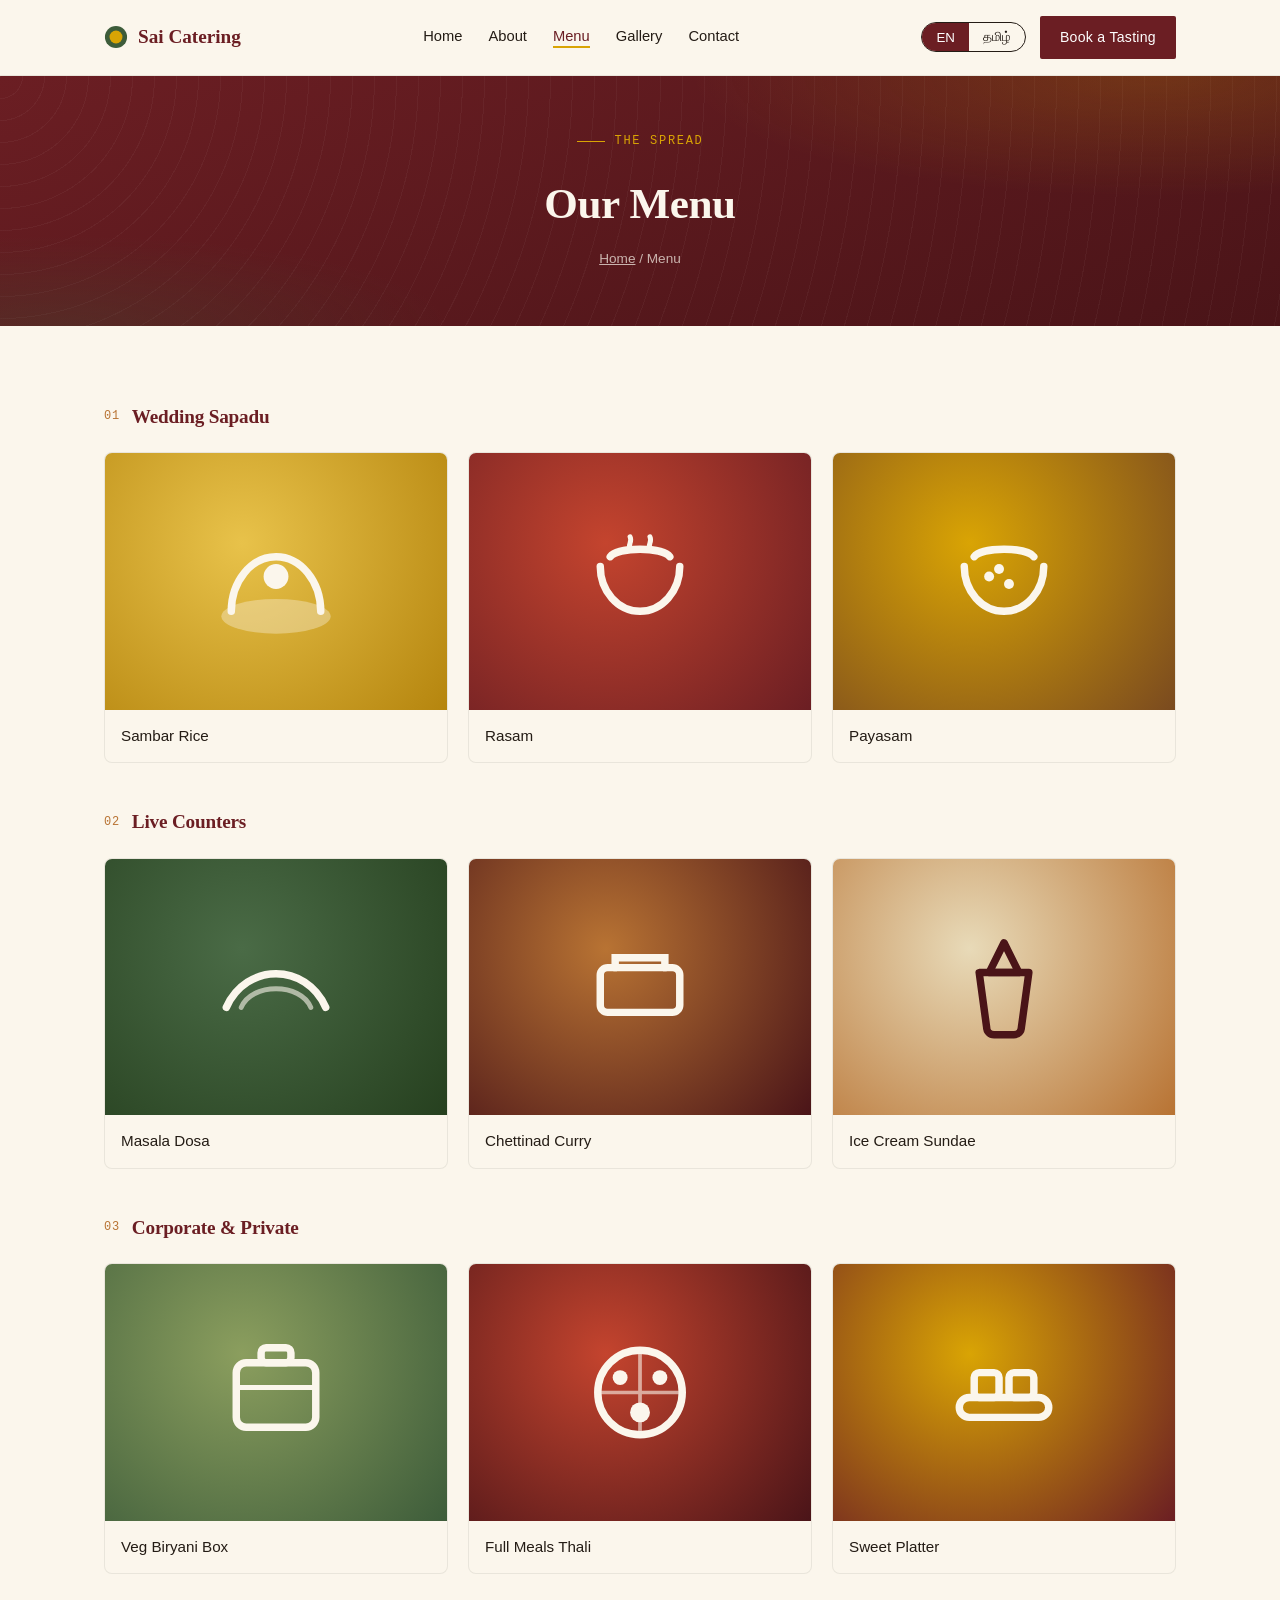
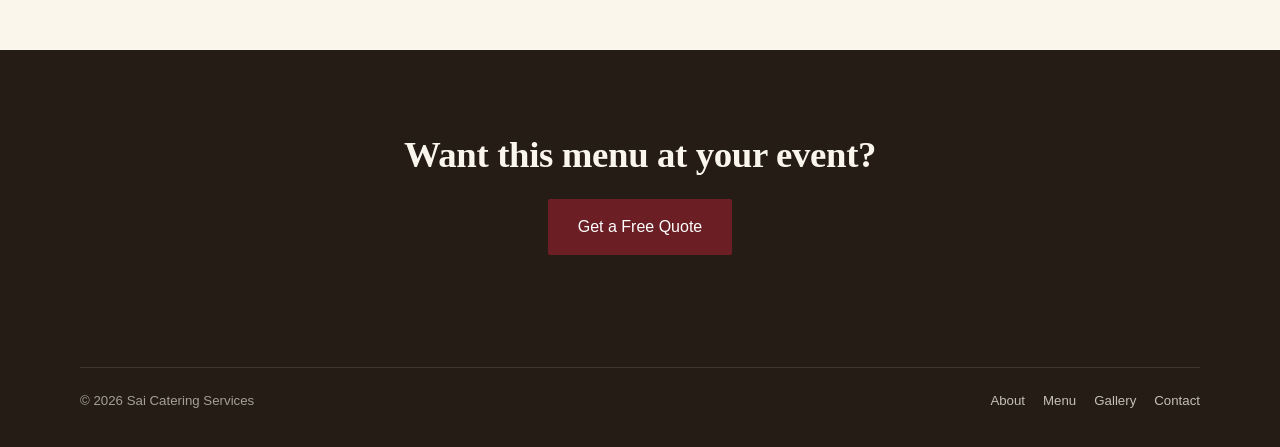
<file: menu.html>
<!DOCTYPE html>
<html lang="en">
<head>
<meta charset="UTF-8">
<meta name="viewport" content="width=device-width, initial-scale=1.0">
<title>Menu | Sai Catering Services</title>
<meta name="description" content="Explore the Sai Catering Services menu — wedding sapadu, live counters, and corporate catering across Tamil Nadu and Karnataka.">
<link rel="canonical" href="https://saicateringservices.com/menu.html">
<link rel="stylesheet" href="assets/style.css">
<noscript><style>body{opacity:1 !important;}</style></noscript>
</head>
<body>
<a href="#main" class="skip-link">Skip to content</a>

<header>
  <nav class="nav wrap">
    <a href="index.html" class="brand">
      <svg class="leaf-mark" viewBox="0 0 26 26" fill="none"><circle cx="13" cy="13" r="12" fill="#3D5C3A"/><circle cx="13" cy="13" r="7" fill="#D9A404"/></svg>
      Sai Catering
    </a>
    <button class="nav-toggle" aria-label="Toggle menu" aria-expanded="false" id="navToggle">☰</button>
    <ul class="nav-links" id="navLinks">
      <li><a href="index.html"><span lang-en>Home</span><span lang-ta>முகப்பு</span></a></li>
      <li><a href="about.html"><span lang-en>About</span><span lang-ta>எங்களை பற்றி</span></a></li>
      <li><a href="menu.html" class="active"><span lang-en>Menu</span><span lang-ta>மெனு</span></a></li>
      <li><a href="gallery.html"><span lang-en>Gallery</span><span lang-ta>படங்கள்</span></a></li>
      <li><a href="contact.html"><span lang-en>Contact</span><span lang-ta>தொடர்பு</span></a></li>
    </ul>
    <div class="nav-right">
      <div class="lang-toggle">
        <button type="button" id="btnEn" class="active">EN</button>
        <button type="button" id="btnTa">தமிழ்</button>
      </div>
      <a href="contact.html" class="nav-cta"><span lang-en>Book a Tasting</span><span lang-ta>சுவை பார்வை பதிவு</span></a>
    </div>
  </nav>
</header>

<main id="main">
  <div class="page-banner">
    <p class="eyebrow"><span lang-en>The spread</span><span lang-ta>விருந்து</span></p>
    <h1><span lang-en>Our Menu</span><span lang-ta>எங்கள் மெனு</span></h1>
    <p class="crumb"><a href="index.html"><span lang-en>Home</span><span lang-ta>முகப்பு</span></a> / <span lang-en>Menu</span><span lang-ta>மெனு</span></p>
  </div>

  <section>
    <div class="wrap">
      <div class="menu-category">
        <div class="category-label"><span class="idx">01</span><h3><span lang-en>Wedding Sapadu</span><span lang-ta>திருமண சாப்பாடு</span></h3></div>
        <div class="dish-grid">
          <div class="dish-card">
            <div class="dish-photo" style="background:radial-gradient(circle at 40% 35%, #E8C24A, #B5850E);"><svg viewBox="0 0 64 64" fill="none"><ellipse cx="32" cy="46" rx="22" ry="7" fill="#FBF6EC" opacity="0.35"/><path d="M14 44c0-12 8-22 18-22s18 10 18 22" stroke="#FBF6EC" stroke-width="3" stroke-linecap="round"/><circle cx="32" cy="30" r="5" fill="#FBF6EC"/></svg></div>
            <div class="dish-name"><span lang-en>Sambar Rice</span><span lang-ta>சாம்பார் சாதம்</span></div>
          </div>
          <div class="dish-card">
            <div class="dish-photo" style="background:radial-gradient(circle at 40% 35%, #C4442E, #6B1E23);"><svg viewBox="0 0 64 64" fill="none"><path d="M16 26c0 10 7.2 18 16 18s16-8 16-18" stroke="#FBF6EC" stroke-width="3" stroke-linecap="round"/><path d="M20 22c3-4 21-4 24 0" stroke="#FBF6EC" stroke-width="3" stroke-linecap="round"/><path d="M28 14c1 2-1 3 0 5M36 14c1 2-1 3 0 5" stroke="#FBF6EC" stroke-width="2" stroke-linecap="round"/></svg></div>
            <div class="dish-name"><span lang-en>Rasam</span><span lang-ta>ரசம்</span></div>
          </div>
          <div class="dish-card">
            <div class="dish-photo" style="background:radial-gradient(circle at 40% 35%, #D9A404, #7A4A1F);"><svg viewBox="0 0 64 64" fill="none"><path d="M16 26c0 10 7.2 18 16 18s16-8 16-18" stroke="#FBF6EC" stroke-width="3" stroke-linecap="round"/><path d="M20 22c3-4 21-4 24 0" stroke="#FBF6EC" stroke-width="3" stroke-linecap="round"/><circle cx="26" cy="30" r="2" fill="#FBF6EC"/><circle cx="34" cy="33" r="2" fill="#FBF6EC"/><circle cx="30" cy="27" r="2" fill="#FBF6EC"/></svg></div>
            <div class="dish-name"><span lang-en>Payasam</span><span lang-ta>பாயசம்</span></div>
          </div>
        </div>
      </div>

      <div class="menu-category">
        <div class="category-label"><span class="idx">02</span><h3><span lang-en>Live Counters</span><span lang-ta>லைவ் கவுண்டர்</span></h3></div>
        <div class="dish-grid">
          <div class="dish-card">
            <div class="dish-photo" style="background:radial-gradient(circle at 40% 35%, #4a6b46, #26401F);"><svg viewBox="0 0 64 64" fill="none"><path d="M12 40c8-18 32-18 40 0" stroke="#FBF6EC" stroke-width="3" stroke-linecap="round"/><path d="M18 40c4-10 24-10 28 0" stroke="#FBF6EC" stroke-width="2" stroke-linecap="round" opacity="0.6"/></svg></div>
            <div class="dish-name"><span lang-en>Masala Dosa</span><span lang-ta>மசாலா தோசை</span></div>
          </div>
          <div class="dish-card">
            <div class="dish-photo" style="background:radial-gradient(circle at 40% 35%, #B87333, #4A1418);"><svg viewBox="0 0 64 64" fill="none"><rect x="16" y="24" width="32" height="18" rx="3" stroke="#FBF6EC" stroke-width="3"/><path d="M22 24v-4h20v4" stroke="#FBF6EC" stroke-width="3" stroke-linecap="round"/></svg></div>
            <div class="dish-name"><span lang-en>Chettinad Curry</span><span lang-ta>செட்டிநாடு கறி</span></div>
          </div>
          <div class="dish-card">
            <div class="dish-photo" style="background:radial-gradient(circle at 40% 35%, #E8DAB8, #B87333);"><svg viewBox="0 0 64 64" fill="none"><path d="M32 14l6 12H26l6-12z" stroke="#4A1418" stroke-width="3" stroke-linejoin="round"/><path d="M22 26h20l-3 22a3 3 0 0 1-3 3H28a3 3 0 0 1-3-3l-3-22z" stroke="#4A1418" stroke-width="3" stroke-linejoin="round"/></svg></div>
            <div class="dish-name"><span lang-en>Ice Cream Sundae</span><span lang-ta>ஐஸ்கிரீம் சண்டே</span></div>
          </div>
        </div>
      </div>

      <div class="menu-category">
        <div class="category-label"><span class="idx">03</span><h3><span lang-en>Corporate &amp; Private</span><span lang-ta>அலுவலக &amp; தனிப்பட்ட</span></h3></div>
        <div class="dish-grid">
          <div class="dish-card">
            <div class="dish-photo" style="background:radial-gradient(circle at 40% 35%, #8B9E5E, #3D5C3A);"><svg viewBox="0 0 64 64" fill="none"><rect x="16" y="20" width="32" height="26" rx="4" stroke="#FBF6EC" stroke-width="3"/><path d="M16 30h32" stroke="#FBF6EC" stroke-width="2"/><rect x="26" y="14" width="12" height="6" rx="2" stroke="#FBF6EC" stroke-width="3"/></svg></div>
            <div class="dish-name"><span lang-en>Veg Biryani Box</span><span lang-ta>வெஜ் பிரியாணி பாக்ஸ்</span></div>
          </div>
          <div class="dish-card">
            <div class="dish-photo" style="background:radial-gradient(circle at 40% 35%, #C4442E, #4A1418);"><svg viewBox="0 0 64 64" fill="none"><circle cx="32" cy="32" r="17" stroke="#FBF6EC" stroke-width="3"/><path d="M32 15v34M15 32h34" stroke="#FBF6EC" stroke-width="1.5" opacity="0.6"/><circle cx="24" cy="26" r="3" fill="#FBF6EC"/><circle cx="40" cy="26" r="3" fill="#FBF6EC"/><circle cx="32" cy="40" r="4" fill="#FBF6EC"/></svg></div>
            <div class="dish-name"><span lang-en>Full Meals Thali</span><span lang-ta>முழு சாப்பாடு தாலி</span></div>
          </div>
          <div class="dish-card">
            <div class="dish-photo" style="background:radial-gradient(circle at 40% 35%, #D9A404, #6B1E23);"><svg viewBox="0 0 64 64" fill="none"><rect x="14" y="34" width="36" height="8" rx="4" stroke="#FBF6EC" stroke-width="3"/><rect x="20" y="24" width="10" height="10" rx="2" stroke="#FBF6EC" stroke-width="3"/><rect x="34" y="24" width="10" height="10" rx="2" stroke="#FBF6EC" stroke-width="3"/></svg></div>
            <div class="dish-name"><span lang-en>Sweet Platter</span><span lang-ta>இனிப்பு தட்டு</span></div>
          </div>
        </div>
      </div>
    </div>
  </section>

  <section class="cta-section">
    <div class="wrap">
      <h2><span lang-en>Want this menu at your event?</span><span lang-ta class="block">இந்த மெனு உங்கள் நிகழ்விற்கு வேண்டுமா?</span></h2>
      <div class="cta-row">
        <a href="contact.html" class="btn-primary"><span lang-en>Get a Free Quote</span><span lang-ta>இலவச மதிப்பீடு</span></a>
      </div>
    </div>
  </section>
</main>

<footer>
  <div class="footer-inner">
    <div>© <span id="year"></span> Sai Catering Services</div>
    <div class="footer-links">
      <a href="about.html"><span lang-en>About</span><span lang-ta>எங்களை பற்றி</span></a>
      <a href="menu.html"><span lang-en>Menu</span><span lang-ta>மெனு</span></a>
      <a href="gallery.html"><span lang-en>Gallery</span><span lang-ta>படங்கள்</span></a>
      <a href="contact.html"><span lang-en>Contact</span><span lang-ta>தொடர்பு</span></a>
    </div>
  </div>
</footer>

<div class="quote-popup" id="quotePopup" role="dialog" aria-label="Get a quote">
  <button class="qp-close" id="qpClose" aria-label="Close">✕</button>
  <h4><span lang-en>Want a quick quote?</span><span lang-ta>விரைவான மதிப்பீடு வேண்டுமா?</span></h4>
  <p><span lang-en>Leave your number and we'll message you on WhatsApp.</span><span lang-ta>உங்கள் எண்ணை விடுங்கள், WhatsApp-ல் தொடர்பு கொள்வோம்.</span></p>
  <form id="qpForm">
    <input type="tel" id="qpPhone" placeholder="Your phone number" inputmode="tel" required>
    <button type="submit"><span lang-en>Send</span><span lang-ta>அனுப்பு</span></button>
  </form>
</div>

<script src="assets/script.js"></script>
</body>
</html>
</file>
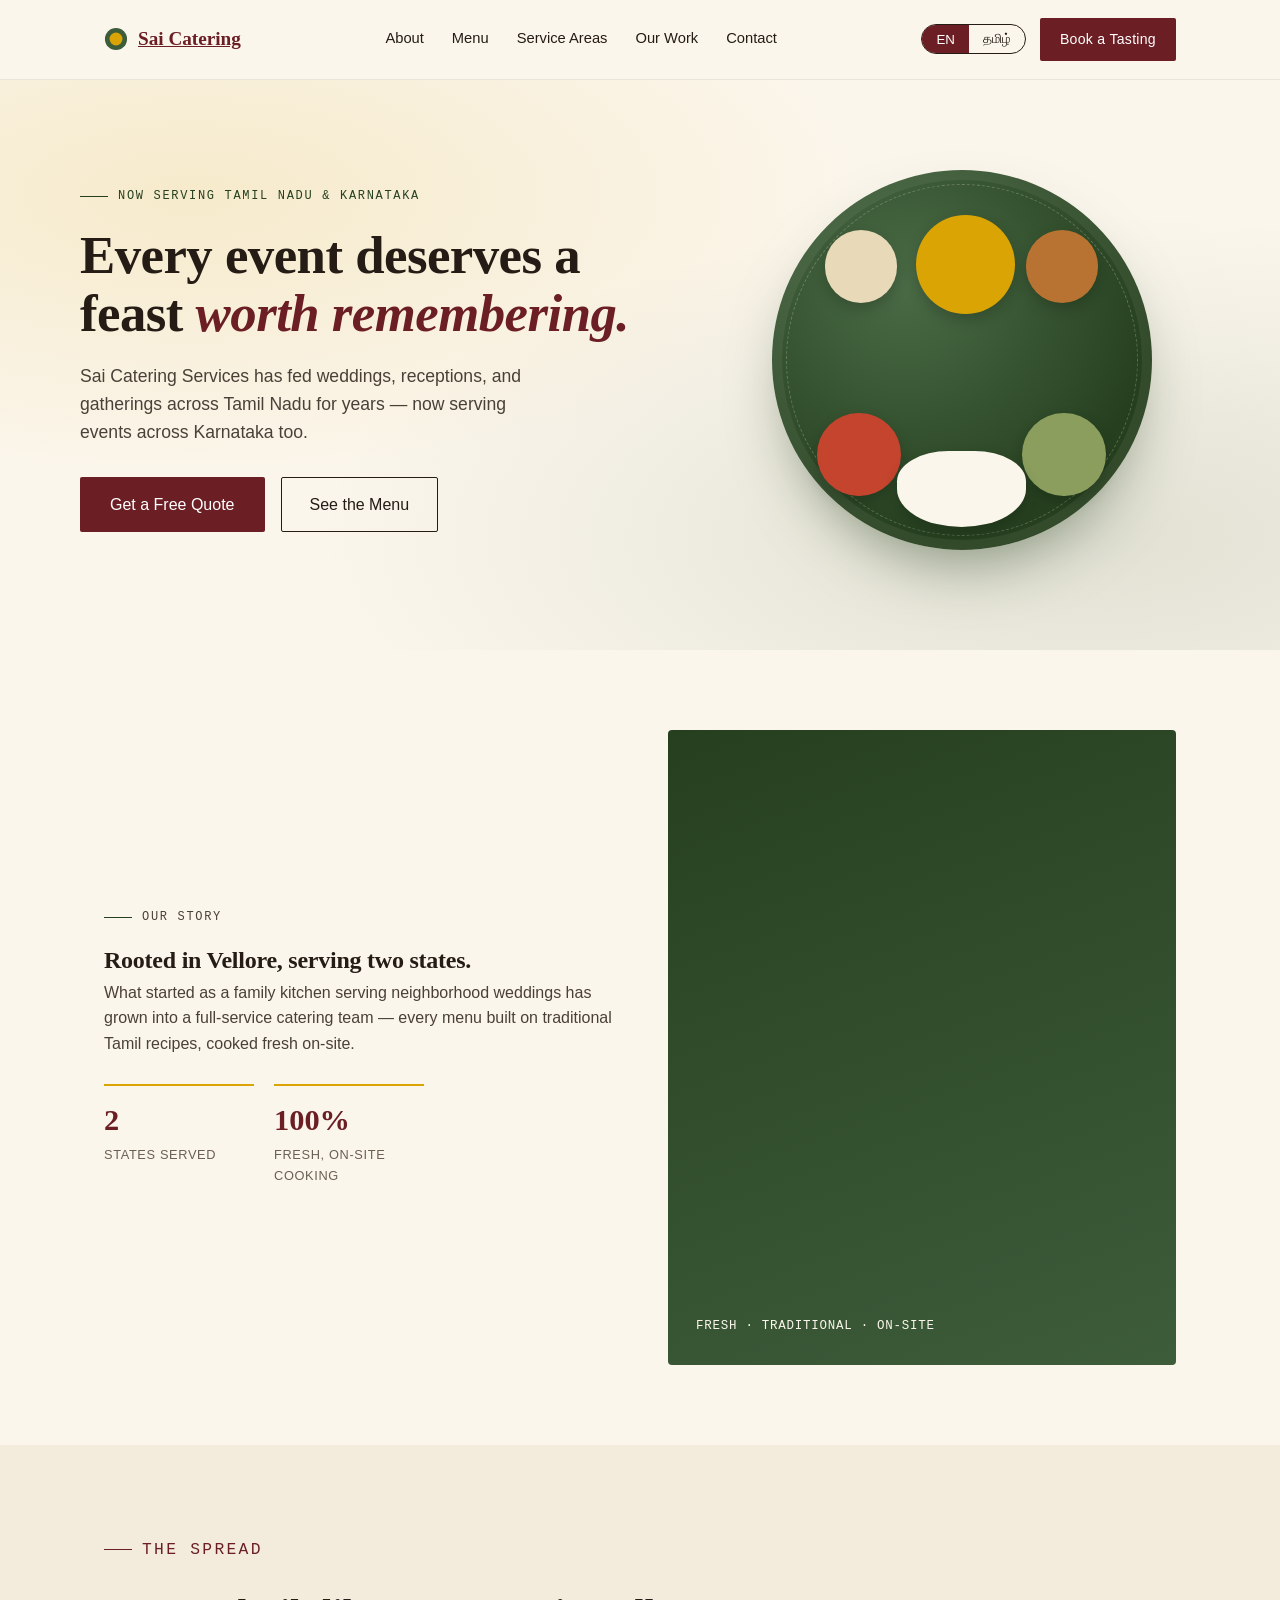
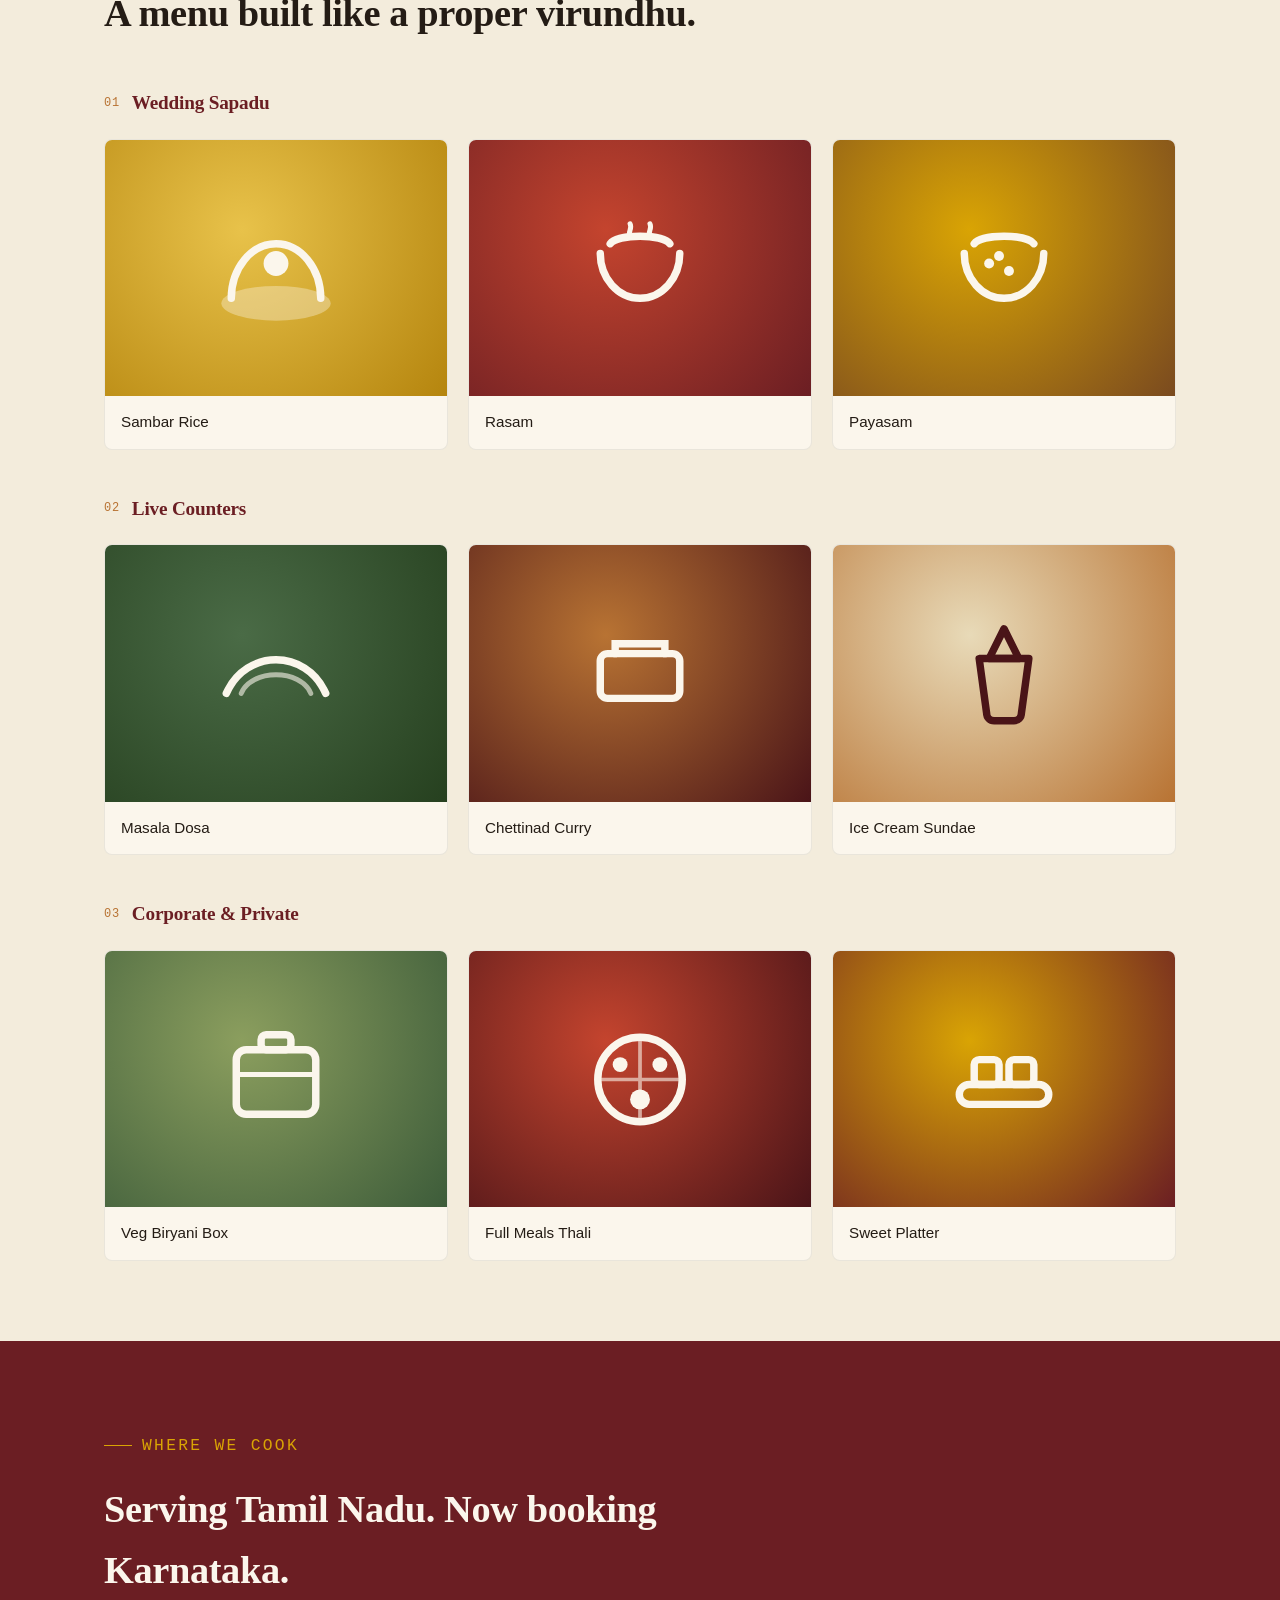
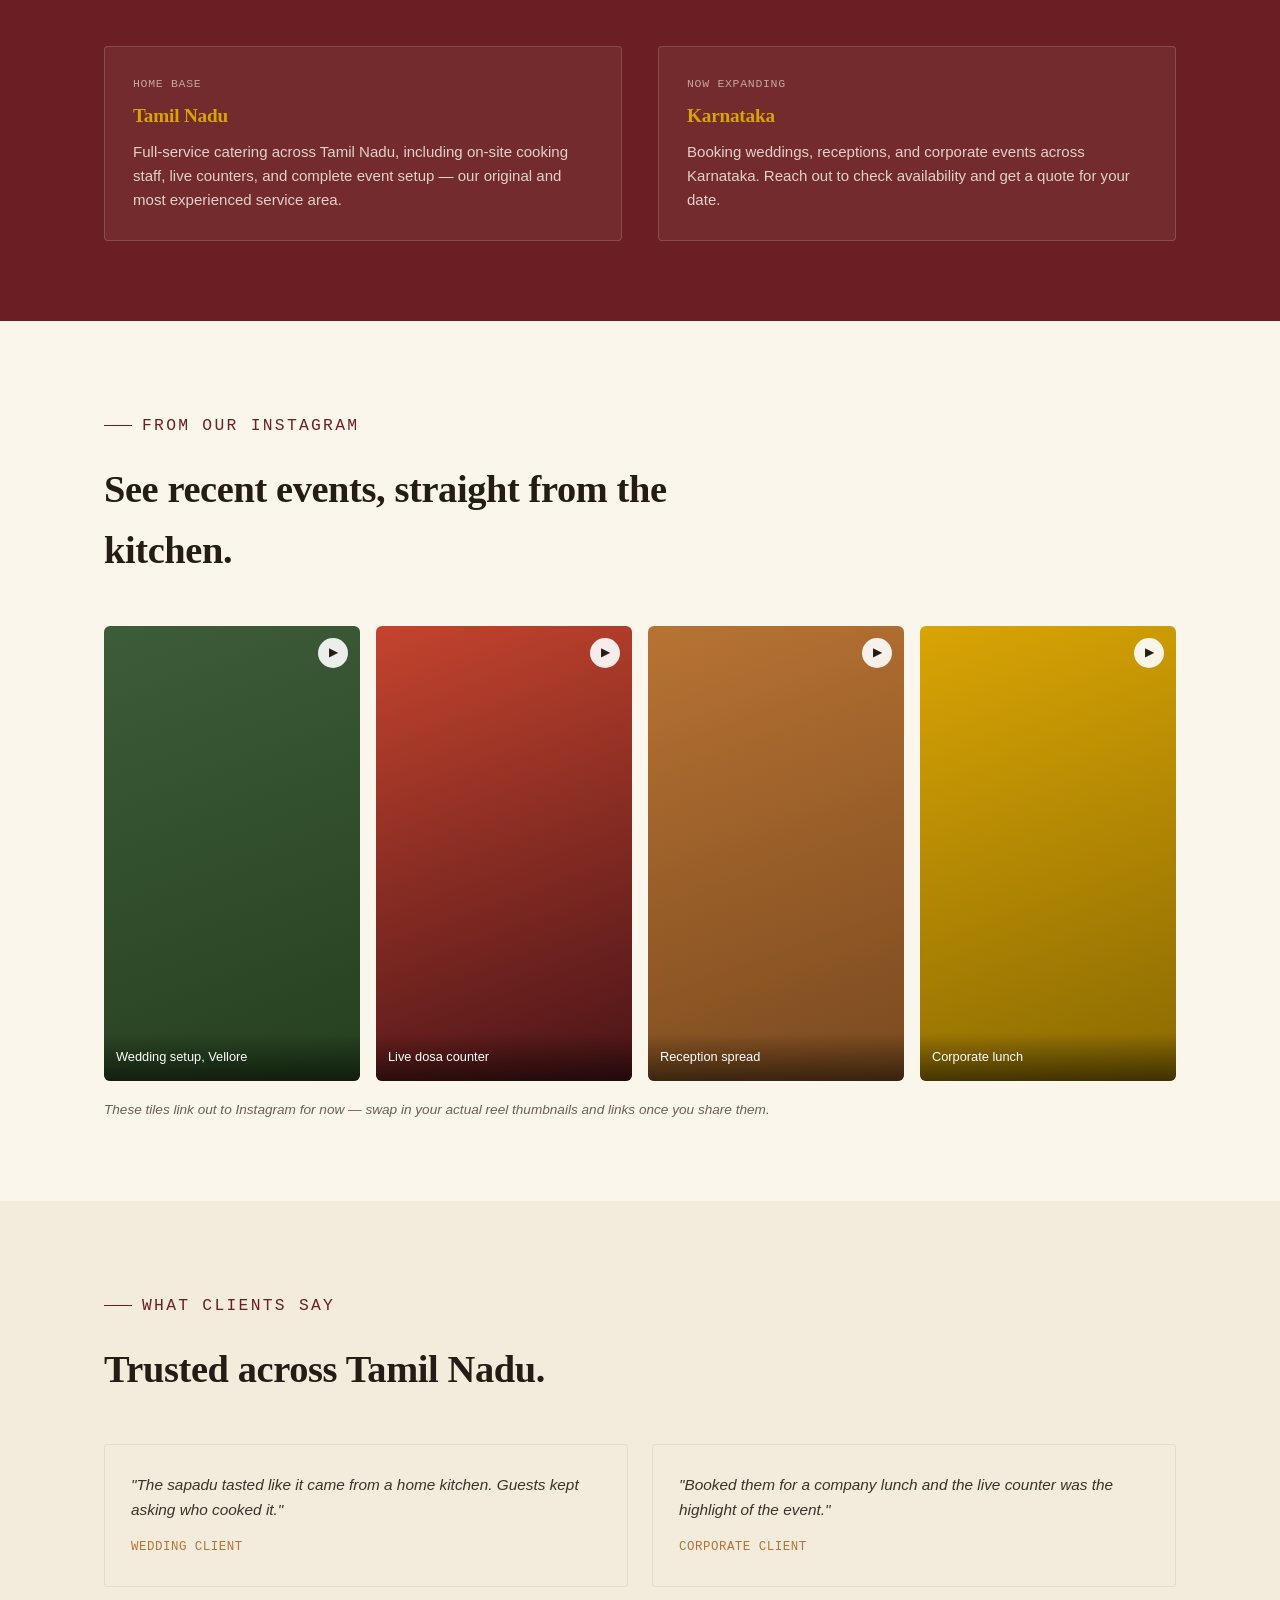
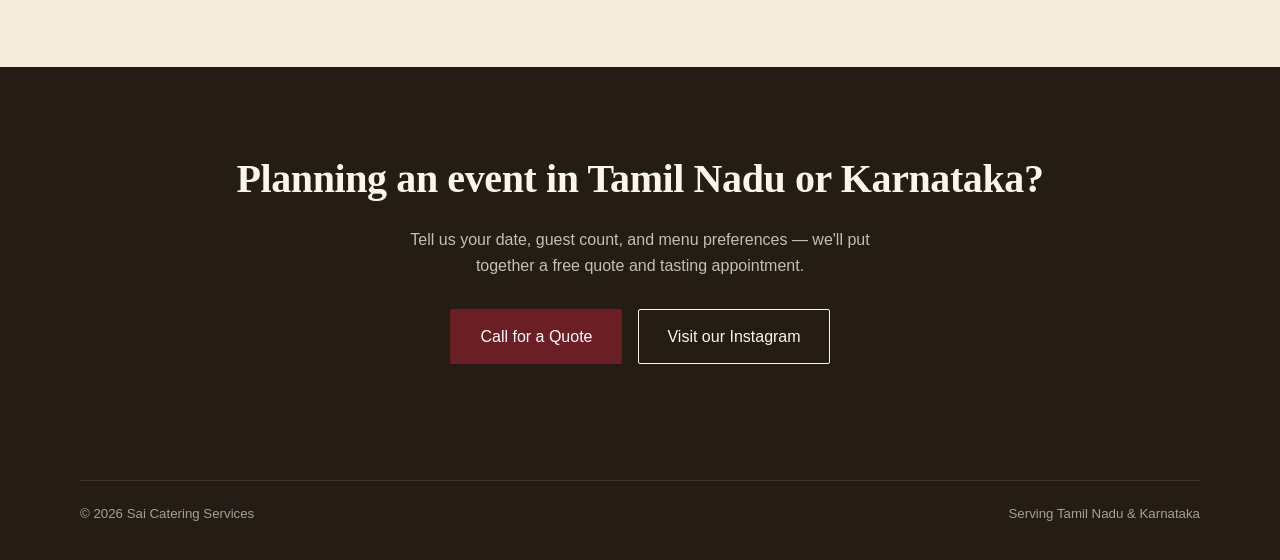
<file: sai-catering-services-1.html>
<!DOCTYPE html>
<html lang="en">
<head>
<meta charset="UTF-8">
<meta name="viewport" content="width=device-width, initial-scale=1.0">
<title>Sai Catering Services | Wedding &amp; Event Catering Across Tamil Nadu &amp; Karnataka</title>
<meta name="description" content="Sai Catering Services brings authentic Tamil Nadu wedding and event catering across Tamil Nadu and Karnataka. Traditional sapadu, live counters, corporate catering — book a tasting today.">
<meta name="keywords" content="catering services Tamil Nadu, catering Karnataka, wedding catering Chennai, catering Vellore, catering Bangalore, sapadu catering, event catering">
<link rel="canonical" href="https://saicateringservices.com/">

<meta property="og:type" content="business.business">
<meta property="og:title" content="Sai Catering Services | Wedding & Event Catering Across Tamil Nadu & Karnataka">
<meta property="og:description" content="Authentic Tamil Nadu catering for weddings, receptions, and corporate events across Tamil Nadu and Karnataka.">
<meta property="og:url" content="https://saicateringservices.com/">
<meta property="og:locale" content="en_IN">

<meta name="robots" content="index, follow">
<meta name="geo.region" content="IN-TN">
<meta name="geo.placename" content="Vellore, Tamil Nadu, Karnataka">

<script type="application/ld+json">
{
  "@context": "https://schema.org",
  "@type": "FoodEstablishment",
  "name": "Sai Catering Services",
  "@id": "https://saicateringservices.com/",
  "url": "https://saicateringservices.com/",
  "telephone": "+91-XXXXXXXXXX",
  "servesCuisine": ["South Indian", "Tamil", "North Indian"],
  "priceRange": "₹₹",
  "address": {
    "@type": "PostalAddress",
    "streetAddress": "Your Street Address",
    "addressLocality": "Vellore",
    "addressRegion": "Tamil Nadu",
    "postalCode": "632001",
    "addressCountry": "IN"
  },
  "areaServed": [
    { "@type": "State", "name": "Tamil Nadu" },
    { "@type": "State", "name": "Karnataka" }
  ],
  "sameAs": ["https://www.instagram.com/saicateringservices"]
}
</script>

<style>
  :root{
    --ivory: #FBF6EC;
    --ivory-warm: #F3ECDC;
    --maroon: #6B1E23;
    --maroon-deep: #4A1418;
    --turmeric: #D9A404;
    --leaf: #3D5C3A;
    --leaf-deep: #26401F;
    --ink: #241C15;
    --brass: #B87333;
    --display: 'Fraunces', Georgia, serif;
    --body: 'Work Sans', -apple-system, sans-serif;
    --mono: 'JetBrains Mono', monospace;
  }
  @import url('https://fonts.googleapis.com/css2?family=Fraunces:opsz,wght@9..144,400;9..144,600;9..144,700&family=Work+Sans:wght@300;400;500;600&display=swap');

  *{box-sizing:border-box; margin:0; padding:0;}
  html{scroll-behavior:smooth;}
  body{font-family:var(--body); background:var(--ivory); color:var(--ink); line-height:1.6; -webkit-font-smoothing:antialiased;}
  img{max-width:100%; display:block;}
  a{color:inherit;}
  h1,h2,h3{font-family:var(--display); font-weight:600; letter-spacing:-0.01em;}
  .wrap{max-width:1120px; margin:0 auto; padding:0 24px;}
  .skip-link{position:absolute; left:-999px; top:0; background:var(--maroon); color:#fff; padding:12px 20px; z-index:999;}
  .skip-link:focus{left:16px; top:16px;}
  :focus-visible{outline:3px solid var(--turmeric); outline-offset:3px;}
  [lang-ta]{ display:none; }
  html.lang-ta [lang-en]{ display:none; }
  html.lang-ta [lang-ta]{ display:initial; }
  html.lang-ta [lang-ta].inline{ display:inline; }
  html.lang-ta [lang-ta].block{ display:block; }

  /* ===== Header ===== */
  header{position:sticky; top:0; z-index:100; background:rgba(251,246,236,0.94); backdrop-filter:blur(8px); border-bottom:1px solid rgba(36,28,21,0.08);}
  .nav{display:flex; align-items:center; justify-content:space-between; padding:18px 24px; gap:12px;}
  .brand{display:flex; align-items:center; gap:10px; font-family:var(--display); font-weight:700; font-size:1.2rem; color:var(--maroon); flex-shrink:0;}
  .brand .leaf-mark{width:24px; height:24px; flex-shrink:0;}
  .nav-links{display:flex; gap:28px; list-style:none; font-size:0.92rem; font-weight:500;}
  .nav-links a{text-decoration:none; position:relative; padding-bottom:4px;}
  .nav-links a::after{content:''; position:absolute; left:0; bottom:0; width:0; height:2px; background:var(--turmeric); transition:width .25s ease;}
  .nav-links a:hover::after{width:100%;}
  .nav-right{display:flex; align-items:center; gap:14px;}
  .lang-toggle{display:flex; border:1.5px solid var(--ink); border-radius:20px; overflow:hidden; font-family:var(--mono); font-size:0.75rem; font-weight:600;}
  .lang-toggle button{border:none; background:transparent; padding:6px 14px; cursor:pointer; color:var(--ink);}
  .lang-toggle button.active{background:var(--maroon); color:#fff;}
  .nav-cta{background:var(--maroon); color:#fff; padding:10px 20px; border-radius:2px; text-decoration:none; font-weight:500; font-size:0.88rem; letter-spacing:0.02em; transition:background .2s; white-space:nowrap;}
  .nav-cta:hover{background:var(--maroon-deep);}
  .nav-toggle{display:none; background:none; border:none; font-size:1.6rem; color:var(--maroon); cursor:pointer;}

  @media(max-width:900px){
    .nav-links{position:fixed; top:64px; left:0; right:0; background:var(--ivory); flex-direction:column; gap:0; padding:8px 24px 20px; transform:translateY(-140%); transition:transform .3s ease; border-bottom:1px solid rgba(36,28,21,.08);}
    .nav-links.open{transform:translateY(0);}
    .nav-links li{padding:12px 0; border-bottom:1px solid rgba(36,28,21,.06);}
    .nav-toggle{display:block;}
    .nav-cta{display:none;}
  }

  /* ===== Hero ===== */
  .hero{position:relative; padding:90px 24px 100px; background:radial-gradient(ellipse at 15% 20%, rgba(217,164,4,0.14), transparent 45%), radial-gradient(ellipse at 85% 80%, rgba(61,92,58,0.14), transparent 50%), var(--ivory); overflow:hidden;}
  .hero-inner{max-width:1120px; margin:0 auto; display:grid; grid-template-columns:1.1fr 0.9fr; gap:60px; align-items:center;}
  .eyebrow{font-family:var(--mono); text-transform:uppercase; letter-spacing:0.14em; font-size:0.75rem; color:var(--leaf-deep); display:flex; align-items:center; gap:10px; margin-bottom:20px;}
  .eyebrow::before{content:''; width:28px; height:1px; background:var(--leaf-deep);}
  .hero h1{font-size:clamp(2.2rem,4.6vw,3.3rem); line-height:1.1; color:var(--ink); margin-bottom:20px;}
  .hero h1 em{font-style:italic; color:var(--maroon);}
  .hero p.lede{font-size:1.1rem; color:#4a4038; max-width:46ch; margin-bottom:30px;}
  .hero-ctas{display:flex; gap:16px; flex-wrap:wrap;}
  .btn-primary{background:var(--maroon); color:#fff; padding:15px 30px; text-decoration:none; font-weight:500; border-radius:2px; transition:transform .2s, background .2s; display:inline-block; border:none; cursor:pointer; font-size:1rem; font-family:var(--body);}
  .btn-primary:hover{background:var(--maroon-deep); transform:translateY(-2px);}
  .btn-secondary{border:1.5px solid var(--ink); color:var(--ink); padding:14px 28px; text-decoration:none; font-weight:500; border-radius:2px; transition:all .2s; display:inline-block;}
  .btn-secondary:hover{background:var(--ink); color:var(--ivory);}

  .thali{position:relative; width:100%; aspect-ratio:1/1; max-width:380px; margin:0 auto;}
  .thali-leaf{position:absolute; inset:0; border-radius:50%; background:radial-gradient(circle at 35% 30%, #4a6b46, var(--leaf-deep) 70%); box-shadow:0 30px 60px -20px rgba(38,64,31,0.5), inset 0 0 0 10px rgba(251,246,236,0.06);}
  .thali-leaf::before{content:''; position:absolute; inset:14px; border-radius:50%; border:1px dashed rgba(251,246,236,0.25);}
  .dollop{position:absolute; border-radius:50%; box-shadow:0 6px 14px rgba(0,0,0,0.18);}
  .d1{width:26%; height:26%; top:12%; left:38%; background:var(--turmeric);}
  .d2{width:19%; height:19%; top:16%; left:14%; background:#E8DAB8;}
  .d3{width:19%; height:19%; top:16%; right:14%; background:var(--brass);}
  .d4{width:22%; height:22%; bottom:14%; left:12%; background:#C4442E;}
  .d5{width:22%; height:22%; bottom:14%; right:12%; background:#8B9E5E;}
  .d6{width:34%; height:20%; bottom:6%; left:33%; background:var(--ivory); border-radius:40% 40% 50% 50%;}

  section{padding:80px 0;}
  .section-head{max-width:640px; margin-bottom:44px;}
  .section-head .eyebrow{color:var(--maroon);}
  .section-head .eyebrow::before{background:var(--maroon);}
  .section-head h2{font-size:clamp(1.8rem,3vw,2.4rem); color:var(--ink);}
  .section-head p{color:#4a4038; margin-top:12px; font-size:1.02rem;}

  /* ===== About ===== */
  .about-grid{display:grid; grid-template-columns:1fr 1fr; gap:56px; align-items:center;}
  .about-copy p{margin-bottom:14px; color:#4a4038;}
  .stat-row{display:grid; grid-template-columns:repeat(2,1fr); gap:20px; margin-top:28px; max-width:320px;}
  .stat{border-top:2px solid var(--turmeric); padding-top:10px;}
  .stat .num{font-family:var(--display); font-size:1.9rem; font-weight:700; color:var(--maroon);}
  .stat .label{font-size:0.8rem; color:#6b5f52; text-transform:uppercase; letter-spacing:0.05em;}
  .about-visual{background:linear-gradient(160deg, var(--leaf-deep), var(--leaf)); border-radius:4px; aspect-ratio:4/5; position:relative; overflow:hidden; display:flex; align-items:flex-end; padding:28px;}
  .about-visual .tag{color:var(--ivory); font-family:var(--mono); font-size:0.78rem; letter-spacing:0.06em; text-transform:uppercase;}

  /* ===== Menu ===== */
  .menu-category{margin-bottom:44px;}
  .menu-category:last-child{margin-bottom:0;}
  .category-label{display:flex; align-items:center; gap:12px; margin-bottom:20px;}
  .category-label .idx{font-family:var(--mono); font-size:0.75rem; color:var(--brass); letter-spacing:0.06em;}
  .category-label h3{font-size:1.2rem; color:var(--maroon);}
  .dish-grid{display:grid; grid-template-columns:repeat(3,1fr); gap:20px;}
  .dish-card{background:var(--ivory); border:1px solid rgba(36,28,21,0.08); border-radius:8px; overflow:hidden; transition:transform .2s ease, box-shadow .2s ease;}
  .dish-card:hover{transform:translateY(-3px); box-shadow:0 14px 30px -14px rgba(36,28,21,0.25);}
  .dish-photo{aspect-ratio:4/3; position:relative; display:flex; align-items:center; justify-content:center;}
  .dish-photo svg{width:62%; height:62%;}
  .dish-name{padding:14px 16px; font-size:0.95rem; font-weight:500; color:var(--ink);}
  @media(max-width:820px){ .dish-grid{grid-template-columns:1fr 1fr;} }
  @media(max-width:520px){ .dish-grid{grid-template-columns:1fr;} }

  /* ===== Service area ===== */
  .area-section{background:var(--maroon); color:var(--ivory);}
  .area-section .section-head .eyebrow{color:var(--turmeric);}
  .area-section .section-head .eyebrow::before{background:var(--turmeric);}
  .area-section .section-head h2, .area-section .section-head p{color:var(--ivory);}
  .area-grid{display:grid; grid-template-columns:1fr 1fr; gap:36px;}
  .area-card{background:rgba(251,246,236,0.06); border:1px solid rgba(251,246,236,0.16); padding:28px; border-radius:4px;}
  .area-card h3{font-size:1.2rem; margin-bottom:8px; color:var(--turmeric);}
  .area-card p{color:rgba(251,246,236,0.82); font-size:0.94rem;}
  .area-card .pin{font-family:var(--mono); font-size:0.72rem; letter-spacing:0.06em; text-transform:uppercase; color:rgba(251,246,236,0.6); margin-bottom:8px; display:block;}

  /* ===== Our Work / Instagram ===== */
  .work-grid{display:grid; grid-template-columns:repeat(4,1fr); gap:16px;}
  .work-card{position:relative; aspect-ratio:9/16; border-radius:6px; overflow:hidden; text-decoration:none; display:block; background:linear-gradient(160deg, var(--leaf), var(--leaf-deep));}
  .work-card:nth-child(2){background:linear-gradient(160deg, #C4442E, var(--maroon-deep));}
  .work-card:nth-child(3){background:linear-gradient(160deg, var(--brass), #7A4A1F);}
  .work-card:nth-child(4){background:linear-gradient(160deg, var(--turmeric), #8a6a02);}
  .work-card .caption{position:absolute; left:0; right:0; bottom:0; padding:14px 12px; background:linear-gradient(0deg, rgba(0,0,0,0.55), transparent); color:#fff; font-size:0.8rem; font-weight:500;}
  .work-card .play{position:absolute; top:12px; right:12px; width:30px; height:30px; border-radius:50%; background:rgba(255,255,255,0.9); display:flex; align-items:center; justify-content:center; color:var(--ink); font-size:0.75rem;}
  .work-note{font-size:0.85rem; color:#6b5f52; margin-top:18px; font-style:italic;}
  @media(max-width:820px){ .work-grid{grid-template-columns:repeat(2,1fr);} }

  /* ===== Testimonials ===== */
  .testi-grid{display:grid; grid-template-columns:repeat(2,1fr); gap:24px;}
  .testi{background:var(--ivory-warm); padding:28px 26px; border-radius:4px; border:1px solid rgba(36,28,21,0.08);}
  .testi p{font-style:italic; color:#3a332b; margin-bottom:16px; font-size:0.96rem;}
  .testi .who{font-family:var(--mono); font-size:0.78rem; color:var(--brass); text-transform:uppercase; letter-spacing:0.04em;}
  @media(max-width:820px){ .testi-grid{grid-template-columns:1fr;} }

  /* ===== CTA ===== */
  .cta-section{background:var(--ink); color:var(--ivory); text-align:center;}
  .cta-section h2{font-size:clamp(1.9rem,3.6vw,2.5rem); margin-bottom:16px;}
  .cta-section p{color:rgba(251,246,236,0.75); max-width:52ch; margin:0 auto 30px;}
  .cta-row{display:flex; gap:16px; justify-content:center; flex-wrap:wrap;}
  .btn-ghost{border:1.5px solid var(--ivory); color:var(--ivory); padding:14px 28px; text-decoration:none; border-radius:2px; font-weight:500;}
  .btn-ghost:hover{background:var(--ivory); color:var(--ink);}

  footer{background:var(--ink); color:rgba(251,246,236,0.6); padding:36px 24px; font-size:0.83rem;}
  .footer-inner{max-width:1120px; margin:0 auto; display:flex; justify-content:space-between; flex-wrap:wrap; gap:16px; border-top:1px solid rgba(251,246,236,0.12); padding-top:22px;}

  @media(max-width:820px){
    .hero-inner{grid-template-columns:1fr; text-align:left;}
    .about-grid{grid-template-columns:1fr;}
    .about-visual{order:-1; aspect-ratio:16/9;}
    .area-grid{grid-template-columns:1fr;}
  }
  @media (prefers-reduced-motion: reduce){ html{scroll-behavior:auto;} *{transition:none !important;} }

  /* ===== Quote popup (soft, delayed, corner) ===== */
  .quote-popup{
    position:fixed; right:20px; bottom:20px; z-index:200;
    width:300px; background:var(--ivory); border:1px solid rgba(36,28,21,0.12);
    border-radius:8px; box-shadow:0 20px 45px -12px rgba(36,28,21,0.35);
    padding:22px 20px; transform:translateY(140%); opacity:0; transition:transform .5s ease, opacity .5s ease;
  }
  .quote-popup.show{transform:translateY(0); opacity:1;}
  .quote-popup .qp-close{position:absolute; top:10px; right:12px; background:none; border:none; font-size:1.1rem; color:#8a7f70; cursor:pointer; line-height:1;}
  .quote-popup h4{font-family:var(--display); font-size:1.05rem; color:var(--maroon); margin-bottom:6px; padding-right:16px;}
  .quote-popup p{font-size:0.85rem; color:#4a4038; margin-bottom:14px;}
  .quote-popup form{display:flex; gap:8px;}
  .quote-popup input{flex:1; min-width:0; padding:10px 12px; border:1px solid rgba(36,28,21,0.2); border-radius:4px; font-size:0.88rem; font-family:var(--body);}
  .quote-popup button{background:var(--maroon); color:#fff; border:none; padding:10px 16px; border-radius:4px; font-size:0.85rem; font-weight:600; cursor:pointer; white-space:nowrap;}
  .quote-popup button:hover{background:var(--maroon-deep);}
  @media(max-width:480px){
    .quote-popup{
      left:16px; right:16px; width:auto;
      bottom:calc(16px + env(safe-area-inset-bottom, 0px));
    }
    .quote-popup form{flex-direction:column;}
    .quote-popup button{width:100%;}
  }
</style>
</head>
<body>
<a href="#main" class="skip-link">Skip to content</a>

<header>
  <nav class="nav wrap">
    <a href="#" class="brand">
      <svg class="leaf-mark" viewBox="0 0 26 26" fill="none"><circle cx="13" cy="13" r="12" fill="#3D5C3A"/><circle cx="13" cy="13" r="7" fill="#D9A404"/></svg>
      Sai Catering
    </a>
    <button class="nav-toggle" aria-label="Toggle menu" aria-expanded="false" id="navToggle">☰</button>
    <ul class="nav-links" id="navLinks">
      <li><a href="#about"><span lang-en>About</span><span lang-ta>எங்களை பற்றி</span></a></li>
      <li><a href="#menu"><span lang-en>Menu</span><span lang-ta>மெனு</span></a></li>
      <li><a href="#areas"><span lang-en>Service Areas</span><span lang-ta>சேவை பகுதிகள்</span></a></li>
      <li><a href="#work"><span lang-en>Our Work</span><span lang-ta>எங்கள் பணி</span></a></li>
      <li><a href="#contact"><span lang-en>Contact</span><span lang-ta>தொடர்பு</span></a></li>
    </ul>
    <div class="nav-right">
      <div class="lang-toggle">
        <button type="button" id="btnEn" class="active">EN</button>
        <button type="button" id="btnTa">தமிழ்</button>
      </div>
      <a href="#contact" class="nav-cta"><span lang-en>Book a Tasting</span><span lang-ta>சுவை பார்வை பதிவு</span></a>
    </div>
  </nav>
</header>

<main id="main">
  <!-- HERO -->
  <section class="hero">
    <div class="hero-inner">
      <div>
        <p class="eyebrow"><span lang-en>Now serving Tamil Nadu &amp; Karnataka</span><span lang-ta>இப்போது தமிழ்நாடு &amp; கர்நாடகா முழுவதும்</span></p>
        <h1><span lang-en>Every event deserves a feast <em>worth remembering.</em></span><span lang-ta class="block">ஒவ்வொரு நிகழ்விற்கும் <em>நினைவில் நிற்கும்</em> விருந்து தேவை.</span></h1>
        <p class="lede"><span lang-en>Sai Catering Services has fed weddings, receptions, and gatherings across Tamil Nadu for years — now serving events across Karnataka too.</span><span lang-ta>சாய் கேட்டரிங் சர்வீசஸ் பல ஆண்டுகளாக தமிழ்நாடு முழுவதும் திருமணங்கள் மற்றும் விழாக்களுக்கு உணவு வழங்கி வருகிறது — இப்போது கர்நாடகாவிலும் சேவை வழங்குகிறோம்.</span></p>
        <div class="hero-ctas">
          <a href="#contact" class="btn-primary"><span lang-en>Get a Free Quote</span><span lang-ta>இலவச மதிப்பீடு பெறவும்</span></a>
          <a href="#menu" class="btn-secondary"><span lang-en>See the Menu</span><span lang-ta>மெனுவை காண</span></a>
        </div>
      </div>
      <div class="thali" aria-hidden="true">
        <div class="thali-leaf">
          <div class="dollop d1"></div><div class="dollop d2"></div><div class="dollop d3"></div>
          <div class="dollop d4"></div><div class="dollop d5"></div><div class="dollop d6"></div>
        </div>
      </div>
    </div>
  </section>

  <!-- ABOUT -->
  <section id="about">
    <div class="wrap about-grid">
      <div class="about-copy">
        <p class="eyebrow"><span lang-en>Our story</span><span lang-ta>எங்கள் கதை</span></p>
        <h2><span lang-en>Rooted in Vellore, serving two states.</span><span lang-ta class="block">வேலூரில் வேரூன்றி, இரு மாநிலங்களுக்கு சேவை.</span></h2>
        <p><span lang-en>What started as a family kitchen serving neighborhood weddings has grown into a full-service catering team — every menu built on traditional Tamil recipes, cooked fresh on-site.</span><span lang-ta>அருகிலுள்ள திருமணங்களுக்கு உணவு வழங்கிய ஒரு குடும்ப சமையலறையாக தொடங்கியது, இன்று முழு அளவிலான கேட்டரிங் குழுவாக வளர்ந்துள்ளது — ஒவ்வொரு மெனுவும் பாரம்பரிய தமிழ் சமையல் முறையில், அந்த இடத்திலேயே புதிதாக சமைக்கப்படுகிறது.</span></p>
        <div class="stat-row">
          <div class="stat"><div class="num"><span lang-en>2</span><span lang-ta>2</span></div><div class="label"><span lang-en>states served</span><span lang-ta>மாநிலங்கள்</span></div></div>
          <div class="stat"><div class="num">100%</div><div class="label"><span lang-en>fresh, on-site cooking</span><span lang-ta>அந்த இடத்திலேயே சமையல்</span></div></div>
        </div>
      </div>
      <div class="about-visual">
        <span class="tag"><span lang-en>Fresh · Traditional · On-site</span><span lang-ta>புதிது · பாரம்பரியம் · அந்த இடத்திலேயே</span></span>
      </div>
    </div>
  </section>

  <!-- MENU -->
  <section id="menu" style="background:var(--ivory-warm);">
    <div class="wrap">
      <div class="section-head">
        <p class="eyebrow"><span lang-en>The spread</span><span lang-ta>விருந்து</span></p>
        <h2><span lang-en>A menu built like a proper virundhu.</span><span lang-ta class="block">சரியான விருந்து போல அமைந்த மெனு.</span></h2>
      </div>
      <div class="menu-category">
        <div class="category-label">
          <span class="idx">01</span>
          <h3><span lang-en>Wedding Sapadu</span><span lang-ta>திருமண சாப்பாடு</span></h3>
        </div>
        <div class="dish-grid">
          <div class="dish-card">
            <div class="dish-photo" style="background:radial-gradient(circle at 40% 35%, #E8C24A, #B5850E);">
              <svg viewBox="0 0 64 64" fill="none"><ellipse cx="32" cy="46" rx="22" ry="7" fill="#FBF6EC" opacity="0.35"/><path d="M14 44c0-12 8-22 18-22s18 10 18 22" stroke="#FBF6EC" stroke-width="3" stroke-linecap="round"/><circle cx="32" cy="30" r="5" fill="#FBF6EC"/></svg>
            </div>
            <div class="dish-name"><span lang-en>Sambar Rice</span><span lang-ta>சாம்பார் சாதம்</span></div>
          </div>
          <div class="dish-card">
            <div class="dish-photo" style="background:radial-gradient(circle at 40% 35%, #C4442E, #6B1E23);">
              <svg viewBox="0 0 64 64" fill="none"><path d="M16 26c0 10 7.2 18 16 18s16-8 16-18" stroke="#FBF6EC" stroke-width="3" stroke-linecap="round"/><path d="M20 22c3-4 21-4 24 0" stroke="#FBF6EC" stroke-width="3" stroke-linecap="round"/><path d="M28 14c1 2-1 3 0 5M36 14c1 2-1 3 0 5" stroke="#FBF6EC" stroke-width="2" stroke-linecap="round"/></svg>
            </div>
            <div class="dish-name"><span lang-en>Rasam</span><span lang-ta>ரசம்</span></div>
          </div>
          <div class="dish-card">
            <div class="dish-photo" style="background:radial-gradient(circle at 40% 35%, #D9A404, #7A4A1F);">
              <svg viewBox="0 0 64 64" fill="none"><path d="M16 26c0 10 7.2 18 16 18s16-8 16-18" stroke="#FBF6EC" stroke-width="3" stroke-linecap="round"/><path d="M20 22c3-4 21-4 24 0" stroke="#FBF6EC" stroke-width="3" stroke-linecap="round"/><circle cx="26" cy="30" r="2" fill="#FBF6EC"/><circle cx="34" cy="33" r="2" fill="#FBF6EC"/><circle cx="30" cy="27" r="2" fill="#FBF6EC"/></svg>
            </div>
            <div class="dish-name"><span lang-en>Payasam</span><span lang-ta>பாயசம்</span></div>
          </div>
        </div>
      </div>

      <div class="menu-category">
        <div class="category-label">
          <span class="idx">02</span>
          <h3><span lang-en>Live Counters</span><span lang-ta>லைவ் கவுண்டர்</span></h3>
        </div>
        <div class="dish-grid">
          <div class="dish-card">
            <div class="dish-photo" style="background:radial-gradient(circle at 40% 35%, #4a6b46, #26401F);">
              <svg viewBox="0 0 64 64" fill="none"><path d="M12 40c8-18 32-18 40 0" stroke="#FBF6EC" stroke-width="3" stroke-linecap="round"/><path d="M18 40c4-10 24-10 28 0" stroke="#FBF6EC" stroke-width="2" stroke-linecap="round" opacity="0.6"/></svg>
            </div>
            <div class="dish-name"><span lang-en>Masala Dosa</span><span lang-ta>மசாலா தோசை</span></div>
          </div>
          <div class="dish-card">
            <div class="dish-photo" style="background:radial-gradient(circle at 40% 35%, #B87333, #4A1418);">
              <svg viewBox="0 0 64 64" fill="none"><rect x="16" y="24" width="32" height="18" rx="3" stroke="#FBF6EC" stroke-width="3"/><path d="M22 24v-4h20v4" stroke="#FBF6EC" stroke-width="3" stroke-linecap="round"/></svg>
            </div>
            <div class="dish-name"><span lang-en>Chettinad Curry</span><span lang-ta>செட்டிநாடு கறி</span></div>
          </div>
          <div class="dish-card">
            <div class="dish-photo" style="background:radial-gradient(circle at 40% 35%, #E8DAB8, #B87333);">
              <svg viewBox="0 0 64 64" fill="none"><path d="M32 14l6 12H26l6-12z" stroke="#4A1418" stroke-width="3" stroke-linejoin="round"/><path d="M22 26h20l-3 22a3 3 0 0 1-3 3H28a3 3 0 0 1-3-3l-3-22z" stroke="#4A1418" stroke-width="3" stroke-linejoin="round"/></svg>
            </div>
            <div class="dish-name"><span lang-en>Ice Cream Sundae</span><span lang-ta>ஐஸ்கிரீம் சண்டே</span></div>
          </div>
        </div>
      </div>

      <div class="menu-category">
        <div class="category-label">
          <span class="idx">03</span>
          <h3><span lang-en>Corporate &amp; Private</span><span lang-ta>அலுவலக &amp; தனிப்பட்ட</span></h3>
        </div>
        <div class="dish-grid">
          <div class="dish-card">
            <div class="dish-photo" style="background:radial-gradient(circle at 40% 35%, #8B9E5E, #3D5C3A);">
              <svg viewBox="0 0 64 64" fill="none"><rect x="16" y="20" width="32" height="26" rx="4" stroke="#FBF6EC" stroke-width="3"/><path d="M16 30h32" stroke="#FBF6EC" stroke-width="2"/><rect x="26" y="14" width="12" height="6" rx="2" stroke="#FBF6EC" stroke-width="3"/></svg>
            </div>
            <div class="dish-name"><span lang-en>Veg Biryani Box</span><span lang-ta>வெஜ் பிரியாணி பாக்ஸ்</span></div>
          </div>
          <div class="dish-card">
            <div class="dish-photo" style="background:radial-gradient(circle at 40% 35%, #C4442E, #4A1418);">
              <svg viewBox="0 0 64 64" fill="none"><circle cx="32" cy="32" r="17" stroke="#FBF6EC" stroke-width="3"/><path d="M32 15v34M15 32h34" stroke="#FBF6EC" stroke-width="1.5" opacity="0.6"/><circle cx="24" cy="26" r="3" fill="#FBF6EC"/><circle cx="40" cy="26" r="3" fill="#FBF6EC"/><circle cx="32" cy="40" r="4" fill="#FBF6EC"/></svg>
            </div>
            <div class="dish-name"><span lang-en>Full Meals Thali</span><span lang-ta>முழு சாப்பாடு தாலி</span></div>
          </div>
          <div class="dish-card">
            <div class="dish-photo" style="background:radial-gradient(circle at 40% 35%, #D9A404, #6B1E23);">
              <svg viewBox="0 0 64 64" fill="none"><rect x="14" y="34" width="36" height="8" rx="4" stroke="#FBF6EC" stroke-width="3"/><rect x="20" y="24" width="10" height="10" rx="2" stroke="#FBF6EC" stroke-width="3"/><rect x="34" y="24" width="10" height="10" rx="2" stroke="#FBF6EC" stroke-width="3"/></svg>
            </div>
            <div class="dish-name"><span lang-en>Sweet Platter</span><span lang-ta>இனிப்பு தட்டு</span></div>
          </div>
        </div>
      </div>
    </div>
  </section>

  <!-- SERVICE AREAS -->
  <section id="areas" class="area-section">
    <div class="wrap">
      <div class="section-head">
        <p class="eyebrow"><span lang-en>Where we cook</span><span lang-ta>எங்கள் சேவை பகுதி</span></p>
        <h2><span lang-en>Serving Tamil Nadu. Now booking Karnataka.</span><span lang-ta class="block">தமிழ்நாடு முழுவதும் சேவை. இப்போது கர்நாடகாவிலும்.</span></h2>
      </div>
      <div class="area-grid">
        <div class="area-card">
          <span class="pin"><span lang-en>Home base</span><span lang-ta>தளம்</span></span>
          <h3><span lang-en>Tamil Nadu</span><span lang-ta>தமிழ்நாடு</span></h3>
          <p><span lang-en>Full-service catering across Tamil Nadu, including on-site cooking staff, live counters, and complete event setup — our original and most experienced service area.</span><span lang-ta>ஆன்-சைட் சமையல் ஊழியர்கள், லைவ் கவுண்டர்கள் மற்றும் முழு நிகழ்வு அமைப்புடன், தமிழ்நாடு முழுவதும் முழு அளவிலான கேட்டரிங் சேவை.</span></p>
        </div>
        <div class="area-card">
          <span class="pin"><span lang-en>Now expanding</span><span lang-ta>புதிய பகுதி</span></span>
          <h3><span lang-en>Karnataka</span><span lang-ta>கர்நாடகா</span></h3>
          <p><span lang-en>Booking weddings, receptions, and corporate events across Karnataka. Reach out to check availability and get a quote for your date.</span><span lang-ta>கர்நாடகா முழுவதும் திருமணங்கள் மற்றும் நிகழ்வுகளுக்கு பதிவு. உங்கள் தேதிக்கான கிடைக்கும் தன்மையை அறிய தொடர்பு கொள்ளவும்.</span></p>
        </div>
      </div>
    </div>
  </section>

  <!-- OUR WORK / INSTAGRAM -->
  <section id="work">
    <div class="wrap">
      <div class="section-head">
        <p class="eyebrow"><span lang-en>From our Instagram</span><span lang-ta>இன்ஸ்டாகிராமில் இருந்து</span></p>
        <h2><span lang-en>See recent events, straight from the kitchen.</span><span lang-ta class="block">சமீபத்திய நிகழ்வுகளை காணுங்கள்.</span></h2>
      </div>
      <div class="work-grid">
        <a class="work-card" href="https://www.instagram.com/saicateringservices" target="_blank" rel="noopener">
          <span class="play">▶</span>
          <span class="caption">Wedding setup, Vellore</span>
        </a>
        <a class="work-card" href="https://www.instagram.com/saicateringservices" target="_blank" rel="noopener">
          <span class="play">▶</span>
          <span class="caption">Live dosa counter</span>
        </a>
        <a class="work-card" href="https://www.instagram.com/saicateringservices" target="_blank" rel="noopener">
          <span class="play">▶</span>
          <span class="caption">Reception spread</span>
        </a>
        <a class="work-card" href="https://www.instagram.com/saicateringservices" target="_blank" rel="noopener">
          <span class="play">▶</span>
          <span class="caption">Corporate lunch</span>
        </a>
      </div>
      <p class="work-note"><span lang-en>These tiles link out to Instagram for now — swap in your actual reel thumbnails and links once you share them.</span><span lang-ta>தற்போது இவை இன்ஸ்டாகிராமிற்கு இணைக்கப்பட்டுள்ளன — உண்மையான ரீல் இணைப்புகளை பகிர்ந்தவுடன் மாற்றிக்கொள்ளலாம்.</span></p>
    </div>
  </section>

  <!-- TESTIMONIALS -->
  <section id="reviews" style="background:var(--ivory-warm);">
    <div class="wrap">
      <div class="section-head">
        <p class="eyebrow"><span lang-en>What clients say</span><span lang-ta>வாடிக்கையாளர்கள் கூறுவது</span></p>
        <h2><span lang-en>Trusted across Tamil Nadu.</span><span lang-ta class="block">தமிழ்நாடு முழுவதும் நம்பகமானது.</span></h2>
      </div>
      <div class="testi-grid">
        <div class="testi">
          <p><span lang-en>"The sapadu tasted like it came from a home kitchen. Guests kept asking who cooked it."</span><span lang-ta>"சாப்பாடு வீட்டு சமையலறையில் இருந்து வந்தது போல் இருந்தது."</span></p>
          <div class="who"><span lang-en>Wedding client</span><span lang-ta>திருமண வாடிக்கையாளர்</span></div>
        </div>
        <div class="testi">
          <p><span lang-en>"Booked them for a company lunch and the live counter was the highlight of the event."</span><span lang-ta>"நிறுவன மதிய உணவிற்கு பதிவு செய்தோம், லைவ் கவுண்டர் சிறப்பாக இருந்தது."</span></p>
          <div class="who"><span lang-en>Corporate client</span><span lang-ta>அலுவலக வாடிக்கையாளர்</span></div>
        </div>
      </div>
    </div>
  </section>

  <!-- CTA -->
  <section id="contact" class="cta-section">
    <div class="wrap">
      <h2><span lang-en>Planning an event in Tamil Nadu or Karnataka?</span><span lang-ta class="block">தமிழ்நாடு அல்லது கர்நாடகாவில் நிகழ்வா?</span></h2>
      <p><span lang-en>Tell us your date, guest count, and menu preferences — we'll put together a free quote and tasting appointment.</span><span lang-ta>உங்கள் தேதி, விருந்தினர் எண்ணிக்கை மற்றும் மெனு விருப்பங்களை தெரிவிக்கவும் — இலவச மதிப்பீடு மற்றும் சுவை பார்வை ஏற்பாடு செய்வோம்.</span></p>
      <div class="cta-row">
        <a href="tel:+91XXXXXXXXXX" class="btn-primary"><span lang-en>Call for a Quote</span><span lang-ta>அழைத்து மதிப்பீடு பெறவும்</span></a>
        <a href="https://www.instagram.com/saicateringservices" class="btn-ghost"><span lang-en>Visit our Instagram</span><span lang-ta>இன்ஸ்டாகிராம் பார்வையிடவும்</span></a>
      </div>
    </div>
  </section>
</main>

<footer>
  <div class="footer-inner">
    <div>© <span id="year"></span> Sai Catering Services</div>
    <div><span lang-en>Serving Tamil Nadu &amp; Karnataka</span><span lang-ta>தமிழ்நாடு &amp; கர்நாடகா முழுவதும்</span></div>
  </div>
</footer>

<!-- Soft quote popup: corner card, delayed, dismissible -->
<div class="quote-popup" id="quotePopup" role="dialog" aria-label="Get a quote">
  <button class="qp-close" id="qpClose" aria-label="Close">✕</button>
  <h4><span lang-en>Want a quick quote?</span><span lang-ta>விரைவான மதிப்பீடு வேண்டுமா?</span></h4>
  <p><span lang-en>Leave your number and we'll message you on WhatsApp.</span><span lang-ta>உங்கள் எண்ணை விடுங்கள், WhatsApp-ல் தொடர்பு கொள்வோம்.</span></p>
  <form id="qpForm">
    <input type="tel" id="qpPhone" placeholder="Your phone number" inputmode="tel" required>
    <button type="submit"><span lang-en>Send</span><span lang-ta>அனுப்பு</span></button>
  </form>
</div>

<script>
  document.getElementById('year').textContent = new Date().getFullYear();

  const navToggle = document.getElementById('navToggle');
  const navLinks = document.getElementById('navLinks');
  navToggle.addEventListener('click', () => {
    const isOpen = navLinks.classList.toggle('open');
    navToggle.setAttribute('aria-expanded', isOpen);
  });
  navLinks.querySelectorAll('a').forEach(a => a.addEventListener('click', () => {
    navLinks.classList.remove('open');
    navToggle.setAttribute('aria-expanded', 'false');
  }));

  // Language toggle
  const btnEn = document.getElementById('btnEn');
  const btnTa = document.getElementById('btnTa');
  btnEn.addEventListener('click', () => {
    document.documentElement.classList.remove('lang-ta');
    btnEn.classList.add('active'); btnTa.classList.remove('active');
  });
  btnTa.addEventListener('click', () => {
    document.documentElement.classList.add('lang-ta');
    btnTa.classList.add('active'); btnEn.classList.remove('active');
  });

  // Soft quote popup — appears once, after a short delay, dismissible
  const popup = document.getElementById('quotePopup');
  let popupDismissed = false;
  setTimeout(() => { if (!popupDismissed) popup.classList.add('show'); }, 6000);
  document.getElementById('qpClose').addEventListener('click', () => {
    popup.classList.remove('show');
    popupDismissed = true;
  });
  // Replace with the client's real WhatsApp Business number, country code first, no + or spaces (e.g. 91XXXXXXXXXX)
  const BUSINESS_WHATSAPP_NUMBER = '91XXXXXXXXXX';

  document.getElementById('qpForm').addEventListener('submit', (e) => {
    e.preventDefault();
    const customerNumber = document.getElementById('qpPhone').value.trim();
    const isTamil = document.documentElement.classList.contains('lang-ta');
    const message = isTamil
      ? `வணக்கம், எனக்கு ஒரு விருந்து மதிப்பீடு தேவை. என் எண்: ${customerNumber}`
      : `Hi, I'd like a quote for an event. My number is ${customerNumber}.`;
    const waUrl = `https://wa.me/${BUSINESS_WHATSAPP_NUMBER}?text=${encodeURIComponent(message)}`;
    window.open(waUrl, '_blank', 'noopener');
    popup.querySelector('form').innerHTML = isTamil
      ? '<p style="margin:0; color:#3D5C3A; font-weight:600;">WhatsApp திறக்கப்படுகிறது…</p>'
      : '<p style="margin:0; color:#3D5C3A; font-weight:600;">Opening WhatsApp for you…</p>';
  });
</script>
</body>
</html>
</file>
<file: assets/style.css>
:root{
  --ivory: #FBF6EC;
  --ivory-warm: #F3ECDC;
  --maroon: #6B1E23;
  --maroon-deep: #4A1418;
  --turmeric: #D9A404;
  --leaf: #3D5C3A;
  --leaf-deep: #26401F;
  --ink: #241C15;
  --brass: #B87333;
  --display: 'Fraunces', Georgia, serif;
  --body: 'Work Sans', -apple-system, sans-serif;
  --mono: 'JetBrains Mono', monospace;
}
@import url('https://fonts.googleapis.com/css2?family=Fraunces:opsz,wght@9..144,400;9..144,600;9..144,700&family=Work+Sans:wght@300;400;500;600&display=swap');

*{box-sizing:border-box; margin:0; padding:0;}
html{scroll-behavior:smooth;}
body{font-family:var(--body); background:var(--ivory); color:var(--ink); line-height:1.6; -webkit-font-smoothing:antialiased;}
img{max-width:100%; display:block;}
a{color:inherit;}
h1,h2,h3{font-family:var(--display); font-weight:600; letter-spacing:-0.01em;}
.wrap{max-width:1120px; margin:0 auto; padding:0 24px;}
.skip-link{position:absolute; left:-999px; top:0; background:var(--maroon); color:#fff; padding:12px 20px; z-index:999;}
.skip-link:focus{left:16px; top:16px;}
:focus-visible{outline:3px solid var(--turmeric); outline-offset:3px;}
[lang-ta]{ display:none; }
html.lang-ta [lang-en]{ display:none; }
html.lang-ta [lang-ta]{ display:initial; }
html.lang-ta [lang-ta].inline{ display:inline; }
html.lang-ta [lang-ta].block{ display:block; }

/* ===== Header / nav ===== */
header{position:sticky; top:0; z-index:100; background:rgba(251,246,236,0.94); backdrop-filter:blur(8px); border-bottom:1px solid rgba(36,28,21,0.08);}
.nav{display:flex; align-items:center; justify-content:space-between; padding:16px 24px; gap:12px;}
.brand{display:flex; align-items:center; gap:10px; font-family:var(--display); font-weight:700; font-size:1.2rem; color:var(--maroon); flex-shrink:0; text-decoration:none;}
.brand .leaf-mark{width:24px; height:24px; flex-shrink:0;}
.nav-links{display:flex; gap:26px; list-style:none; font-size:0.92rem; font-weight:500;}
.nav-links a{text-decoration:none; position:relative; padding-bottom:4px;}
.nav-links a::after{content:''; position:absolute; left:0; bottom:0; width:0; height:2px; background:var(--turmeric); transition:width .25s ease;}
.nav-links a:hover::after, .nav-links a.active::after{width:100%;}
.nav-links a.active{color:var(--maroon);}
.nav-right{display:flex; align-items:center; gap:14px;}
.lang-toggle{display:flex; border:1.5px solid var(--ink); border-radius:20px; overflow:hidden; font-family:var(--mono); font-size:0.75rem; font-weight:600;}
.lang-toggle button{border:none; background:transparent; padding:6px 14px; cursor:pointer; color:var(--ink);}
.lang-toggle button.active{background:var(--maroon); color:#fff;}
.nav-cta{background:var(--maroon); color:#fff; padding:10px 20px; border-radius:2px; text-decoration:none; font-weight:500; font-size:0.88rem; letter-spacing:0.02em; transition:background .2s; white-space:nowrap;}
.nav-cta:hover{background:var(--maroon-deep);}
.nav-toggle{display:none; background:none; border:none; font-size:1.6rem; color:var(--maroon); cursor:pointer;}

@media(max-width:900px){
  .nav-links{position:fixed; top:60px; left:0; right:0; background:var(--ivory); flex-direction:column; gap:0; padding:8px 24px 20px; transform:translateY(-140%); transition:transform .3s ease; border-bottom:1px solid rgba(36,28,21,.08); max-height:70vh; overflow-y:auto;}
  .nav-links.open{transform:translateY(0);}
  .nav-links li{padding:12px 0; border-bottom:1px solid rgba(36,28,21,.06);}
  .nav-toggle{display:block;}
  .nav-cta{display:none;}
}

/* ===== Buttons ===== */
.btn-primary{background:var(--maroon); color:#fff; padding:15px 30px; text-decoration:none; font-weight:500; border-radius:2px; transition:transform .2s, background .2s; display:inline-block; border:none; cursor:pointer; font-size:1rem; font-family:var(--body);}
.btn-primary:hover{background:var(--maroon-deep); transform:translateY(-2px);}
.btn-secondary{border:1.5px solid var(--ink); color:var(--ink); padding:14px 28px; text-decoration:none; font-weight:500; border-radius:2px; transition:all .2s; display:inline-block;}
.btn-secondary:hover{background:var(--ink); color:var(--ivory);}
.btn-ghost{border:1.5px solid var(--ivory); color:var(--ivory); padding:14px 28px; text-decoration:none; border-radius:2px; font-weight:500; display:inline-block;}
.btn-ghost:hover{background:var(--ivory); color:var(--ink);}

/* ===== Home hero — short, banner-first ===== */
.hero{position:relative; padding:72px 24px 84px; overflow:hidden;
  background:
    radial-gradient(ellipse at 15% 20%, rgba(217,164,4,0.16), transparent 45%),
    radial-gradient(ellipse at 85% 78%, rgba(61,92,58,0.18), transparent 50%),
    radial-gradient(ellipse 60% 40% at 92% 8%, rgba(107,30,35,0.10), transparent 60%),
    repeating-radial-gradient(circle at 0 0, rgba(184,115,51,0.05) 0, rgba(184,115,51,0.05) 1px, transparent 1px, transparent 26px),
    var(--ivory);
}
.hero::before{
  content:''; position:absolute; right:-8%; top:-10%; width:60%; height:130%;
  background:
    radial-gradient(ellipse 55% 30% at 50% 20%, rgba(61,92,58,0.14), transparent 70%),
    radial-gradient(ellipse 45% 25% at 65% 55%, rgba(61,92,58,0.10), transparent 70%),
    radial-gradient(ellipse 40% 22% at 35% 82%, rgba(61,92,58,0.08), transparent 70%);
  transform:rotate(8deg); pointer-events:none;
}
.hero-inner{max-width:1120px; margin:0 auto; display:grid; grid-template-columns:1.1fr 0.9fr; gap:50px; align-items:center;}
.eyebrow{font-family:var(--mono); text-transform:uppercase; letter-spacing:0.14em; font-size:0.75rem; color:var(--leaf-deep); display:flex; align-items:center; gap:10px; margin-bottom:18px;}
.eyebrow::before{content:''; width:28px; height:1px; background:var(--leaf-deep);}
.hero h1{font-size:clamp(2.1rem,4.4vw,3.1rem); line-height:1.1; color:var(--ink); margin-bottom:18px;}
.hero h1 em{font-style:italic; color:var(--maroon);}
.hero p.lede{font-size:1.05rem; color:#4a4038; max-width:44ch; margin-bottom:26px;}
.hero-ctas{display:flex; gap:16px; flex-wrap:wrap;}

.thali{position:relative; width:100%; aspect-ratio:1/1; max-width:340px; margin:0 auto;}
.thali-leaf{position:absolute; inset:0; border-radius:50%; background:radial-gradient(circle at 35% 30%, #4a6b46, var(--leaf-deep) 70%); box-shadow:0 30px 60px -20px rgba(38,64,31,0.5), inset 0 0 0 10px rgba(251,246,236,0.06);}
.thali-leaf::before{content:''; position:absolute; inset:14px; border-radius:50%; border:1px dashed rgba(251,246,236,0.25);}
.dollop{position:absolute; border-radius:50%; box-shadow:0 6px 14px rgba(0,0,0,0.18);}
.d1{width:26%; height:26%; top:12%; left:38%; background:var(--turmeric);}
.d2{width:19%; height:19%; top:16%; left:14%; background:#E8DAB8;}
.d3{width:19%; height:19%; top:16%; right:14%; background:var(--brass);}
.d4{width:22%; height:22%; bottom:14%; left:12%; background:#C4442E;}
.d5{width:22%; height:22%; bottom:14%; right:12%; background:#8B9E5E;}
.d6{width:34%; height:20%; bottom:6%; left:33%; background:var(--ivory); border-radius:40% 40% 50% 50%;}

/* ===== Inner-page banner (About / Menu / Gallery / Contact) ===== */
.page-banner{
  position:relative; padding:56px 24px; color:var(--ivory); text-align:center; overflow:hidden;
  background:
    radial-gradient(ellipse 60% 80% at 90% 0%, rgba(217,164,4,0.20), transparent 60%),
    radial-gradient(ellipse 50% 60% at 5% 100%, rgba(61,92,58,0.25), transparent 60%),
    repeating-radial-gradient(circle at 0 0, rgba(251,246,236,0.04) 0, rgba(251,246,236,0.04) 1px, transparent 1px, transparent 22px),
    linear-gradient(160deg, var(--maroon), var(--maroon-deep));
}
.page-banner .eyebrow{color:var(--turmeric); justify-content:center;}
.page-banner .eyebrow::before{background:var(--turmeric);}
.page-banner h1{font-size:clamp(2rem,4vw,2.7rem); color:var(--ivory);}
.page-banner .crumb{margin-top:10px; font-size:0.85rem; color:rgba(251,246,236,0.7);}
.page-banner .crumb a{text-decoration:underline;}

section{padding:76px 0;}
.section-head{max-width:640px; margin-bottom:40px;}
.section-head .eyebrow{color:var(--maroon);}
.section-head .eyebrow::before{background:var(--maroon);}
.section-head h2{font-size:clamp(1.7rem,2.8vw,2.3rem); color:var(--ink);}
.section-head p{color:#4a4038; margin-top:10px; font-size:1rem;}
.section-head.center{margin-left:auto; margin-right:auto; text-align:center;}
.section-head.center .eyebrow{justify-content:center;}
.section-foot{margin-top:32px; text-align:center;}

/* ===== About page ===== */
.about-grid{display:grid; grid-template-columns:1fr 1fr; gap:56px; align-items:center;}
.about-copy p{margin-bottom:14px; color:#4a4038;}
.stat-row{display:grid; grid-template-columns:repeat(2,1fr); gap:20px; margin-top:28px; max-width:320px;}
.stat{border-top:2px solid var(--turmeric); padding-top:10px;}
.stat .num{font-family:var(--display); font-size:1.9rem; font-weight:700; color:var(--maroon);}
.stat .label{font-size:0.8rem; color:#6b5f52; text-transform:uppercase; letter-spacing:0.05em;}
.about-visual{background:linear-gradient(160deg, var(--leaf-deep), var(--leaf)); border-radius:4px; aspect-ratio:4/5; position:relative; overflow:hidden; display:flex; align-items:flex-end; padding:28px;}
.about-visual .tag{color:var(--ivory); font-family:var(--mono); font-size:0.78rem; letter-spacing:0.06em; text-transform:uppercase;}
@media(max-width:820px){ .about-grid{grid-template-columns:1fr;} .about-visual{order:-1; aspect-ratio:16/9;} }

/* ===== Menu / dishes ===== */
.menu-category{margin-bottom:44px;}
.menu-category:last-child{margin-bottom:0;}
.category-label{display:flex; align-items:center; gap:12px; margin-bottom:20px;}
.category-label .idx{font-family:var(--mono); font-size:0.75rem; color:var(--brass); letter-spacing:0.06em;}
.category-label h3{font-size:1.2rem; color:var(--maroon);}
.dish-grid{display:grid; grid-template-columns:repeat(3,1fr); gap:20px;}
.dish-card{background:var(--ivory); border:1px solid rgba(36,28,21,0.08); border-radius:8px; overflow:hidden; transition:transform .2s ease, box-shadow .2s ease;}
.dish-card:hover{transform:translateY(-3px); box-shadow:0 14px 30px -14px rgba(36,28,21,0.25);}
.dish-photo{aspect-ratio:4/3; position:relative; display:flex; align-items:center; justify-content:center;}
.dish-photo svg{width:62%; height:62%;}
.dish-name{padding:14px 16px; font-size:0.95rem; font-weight:500; color:var(--ink);}
@media(max-width:820px){ .dish-grid{grid-template-columns:1fr 1fr;} }
@media(max-width:520px){ .dish-grid{grid-template-columns:1fr;} }

/* ===== Service area ===== */
.area-section{background:var(--maroon); color:var(--ivory);}
.area-section .section-head .eyebrow{color:var(--turmeric);}
.area-section .section-head .eyebrow::before{background:var(--turmeric);}
.area-section .section-head h2, .area-section .section-head p{color:var(--ivory);}
.area-grid{display:grid; grid-template-columns:1fr 1fr; gap:36px;}
.area-card{background:rgba(251,246,236,0.06); border:1px solid rgba(251,246,236,0.16); padding:28px; border-radius:4px;}
.area-card h3{font-size:1.2rem; margin-bottom:8px; color:var(--turmeric);}
.area-card p{color:rgba(251,246,236,0.82); font-size:0.94rem;}
.area-card .pin{font-family:var(--mono); font-size:0.72rem; letter-spacing:0.06em; text-transform:uppercase; color:rgba(251,246,236,0.6); margin-bottom:8px; display:block;}
@media(max-width:820px){ .area-grid{grid-template-columns:1fr;} }

/* ===== Our Work / Instagram / Gallery ===== */
.work-grid{display:grid; grid-template-columns:repeat(4,1fr); gap:16px;}
.work-card{position:relative; aspect-ratio:9/16; border-radius:6px; overflow:hidden; text-decoration:none; display:block; background:linear-gradient(160deg, var(--leaf), var(--leaf-deep));}
.work-card:nth-child(4n+2){background:linear-gradient(160deg, #C4442E, var(--maroon-deep));}
.work-card:nth-child(4n+3){background:linear-gradient(160deg, var(--brass), #7A4A1F);}
.work-card:nth-child(4n+4){background:linear-gradient(160deg, var(--turmeric), #8a6a02);}
.work-card .caption{position:absolute; left:0; right:0; bottom:0; padding:14px 12px; background:linear-gradient(0deg, rgba(0,0,0,0.55), transparent); color:#fff; font-size:0.8rem; font-weight:500;}
.work-card .play{position:absolute; top:12px; right:12px; width:30px; height:30px; border-radius:50%; background:rgba(255,255,255,0.9); display:flex; align-items:center; justify-content:center; color:var(--ink); font-size:0.75rem;}
.work-note{font-size:0.85rem; color:#6b5f52; margin-top:18px; font-style:italic;}
@media(max-width:820px){ .work-grid{grid-template-columns:repeat(2,1fr);} }

/* ===== Testimonials ===== */
.testi-grid{display:grid; grid-template-columns:repeat(2,1fr); gap:24px;}
.testi{background:var(--ivory-warm); padding:28px 26px; border-radius:4px; border:1px solid rgba(36,28,21,0.08);}
.testi p{font-style:italic; color:#3a332b; margin-bottom:16px; font-size:0.96rem;}
.testi .who{font-family:var(--mono); font-size:0.78rem; color:var(--brass); text-transform:uppercase; letter-spacing:0.04em;}
@media(max-width:820px){ .testi-grid{grid-template-columns:1fr;} }

/* ===== Contact page ===== */
.contact-grid{display:grid; grid-template-columns:1fr 1fr; gap:48px;}
.contact-card{background:var(--ivory-warm); border:1px solid rgba(36,28,21,0.08); border-radius:8px; padding:28px;}
.contact-card h3{font-size:1.1rem; color:var(--maroon); margin-bottom:16px;}
.contact-row{display:flex; gap:12px; padding:10px 0; border-top:1px solid rgba(36,28,21,0.08); font-size:0.95rem;}
.contact-row:first-of-type{border-top:none;}
.contact-row .k{font-family:var(--mono); font-size:0.72rem; text-transform:uppercase; letter-spacing:0.05em; color:#8a7f70; width:90px; flex-shrink:0; padding-top:2px;}
.map-block{background:linear-gradient(160deg, var(--leaf-deep), var(--leaf)); border-radius:8px; aspect-ratio:4/3; display:flex; align-items:center; justify-content:center; color:var(--ivory); font-family:var(--mono); font-size:0.85rem; text-align:center; padding:24px;}
@media(max-width:820px){ .contact-grid{grid-template-columns:1fr;} }

/* ===== CTA strip ===== */
.cta-section{background:var(--ink); color:var(--ivory); text-align:center;}
.cta-section h2{font-size:clamp(1.8rem,3.4vw,2.3rem); margin-bottom:14px; color:var(--ivory);}
.cta-section p{color:rgba(251,246,236,0.75); max-width:52ch; margin:0 auto 28px;}
.cta-row{display:flex; gap:16px; justify-content:center; flex-wrap:wrap;}

footer{background:var(--ink); color:rgba(251,246,236,0.6); padding:36px 24px; font-size:0.83rem;}
.footer-inner{max-width:1120px; margin:0 auto; display:flex; justify-content:space-between; flex-wrap:wrap; gap:16px; border-top:1px solid rgba(251,246,236,0.12); padding-top:22px;}
.footer-links{display:flex; gap:18px; flex-wrap:wrap;}
.footer-links a{text-decoration:none; color:rgba(251,246,236,0.75);}
.footer-links a:hover{color:var(--ivory);}

@media (prefers-reduced-motion: reduce){ html{scroll-behavior:auto;} *{transition:none !important;} }

/* ===== Motion: scroll reveal, click feedback, page transitions ===== */
body{opacity:0; transition:opacity .4s ease;}
body.page-ready{opacity:1;}
body.page-leaving{opacity:0;}

.reveal{opacity:0; transform:translateY(28px); transition:opacity .7s cubic-bezier(.2,.7,.3,1), transform .7s cubic-bezier(.2,.7,.3,1);}
.reveal.in-view{opacity:1; transform:translateY(0);}
.reveal-stagger.in-view .reveal-child{opacity:1; transform:translateY(0);}
.reveal-child{opacity:0; transform:translateY(20px); transition:opacity .6s ease, transform .6s ease;}

.btn-primary, .btn-secondary, .btn-ghost, .nav-cta{transition:transform .18s ease, background .2s ease, box-shadow .2s ease;}
.btn-primary:active, .btn-secondary:active, .btn-ghost:active, .nav-cta:active{transform:scale(0.96);}
.work-card, .dish-card, .testi, .area-card, .contact-card{transition:transform .25s ease, box-shadow .25s ease;}
.work-card:hover{transform:translateY(-4px) scale(1.02);}

@media (prefers-reduced-motion: reduce){
  body{opacity:1 !important;}
  .reveal, .reveal-child{opacity:1 !important; transform:none !important;}
}

/* Printing / "Save as PDF" never scrolls, so scroll-reveal would never fire — show everything. */
@media print{
  body{opacity:1 !important;}
  .reveal, .reveal-child{opacity:1 !important; transform:none !important;}
}

/* ===== Quote popup (soft, delayed, corner) ===== */
.quote-popup{
  position:fixed; right:20px; bottom:20px; z-index:200;
  width:300px; background:var(--ivory); border:1px solid rgba(36,28,21,0.12);
  border-radius:8px; box-shadow:0 20px 45px -12px rgba(36,28,21,0.35);
  padding:22px 20px; transform:translateY(140%); opacity:0; transition:transform .5s ease, opacity .5s ease;
}
.quote-popup.show{transform:translateY(0); opacity:1;}
.quote-popup .qp-close{
  position:absolute; top:8px; right:8px; z-index:5;
  width:28px; height:28px; display:flex; align-items:center; justify-content:center;
  background:var(--ivory-warm); border:1px solid rgba(36,28,21,0.1); border-radius:50%;
  font-size:0.95rem; color:#5a4f42; cursor:pointer; line-height:1; padding:0;
}
.quote-popup .qp-close:hover{background:rgba(36,28,21,0.08);}
.quote-popup h4{font-family:var(--display); font-size:1.05rem; color:var(--maroon); margin:0 34px 6px 0;}
.quote-popup p{font-size:0.85rem; color:#4a4038; margin-bottom:14px;}
.quote-popup form{display:flex; gap:8px;}
.quote-popup input{flex:1; min-width:0; padding:10px 12px; border:1px solid rgba(36,28,21,0.2); border-radius:4px; font-size:0.88rem; font-family:var(--body);}
.quote-popup button{background:var(--maroon); color:#fff; border:none; padding:10px 16px; border-radius:4px; font-size:0.85rem; font-weight:600; cursor:pointer; white-space:nowrap;}
.quote-popup button:hover{background:var(--maroon-deep);}
@media(max-width:480px){
  .quote-popup{ left:16px; right:16px; width:auto; bottom:calc(16px + env(safe-area-inset-bottom, 0px)); }
  .quote-popup form{flex-direction:column;}
  .quote-popup button{width:100%;}
}
</file>
